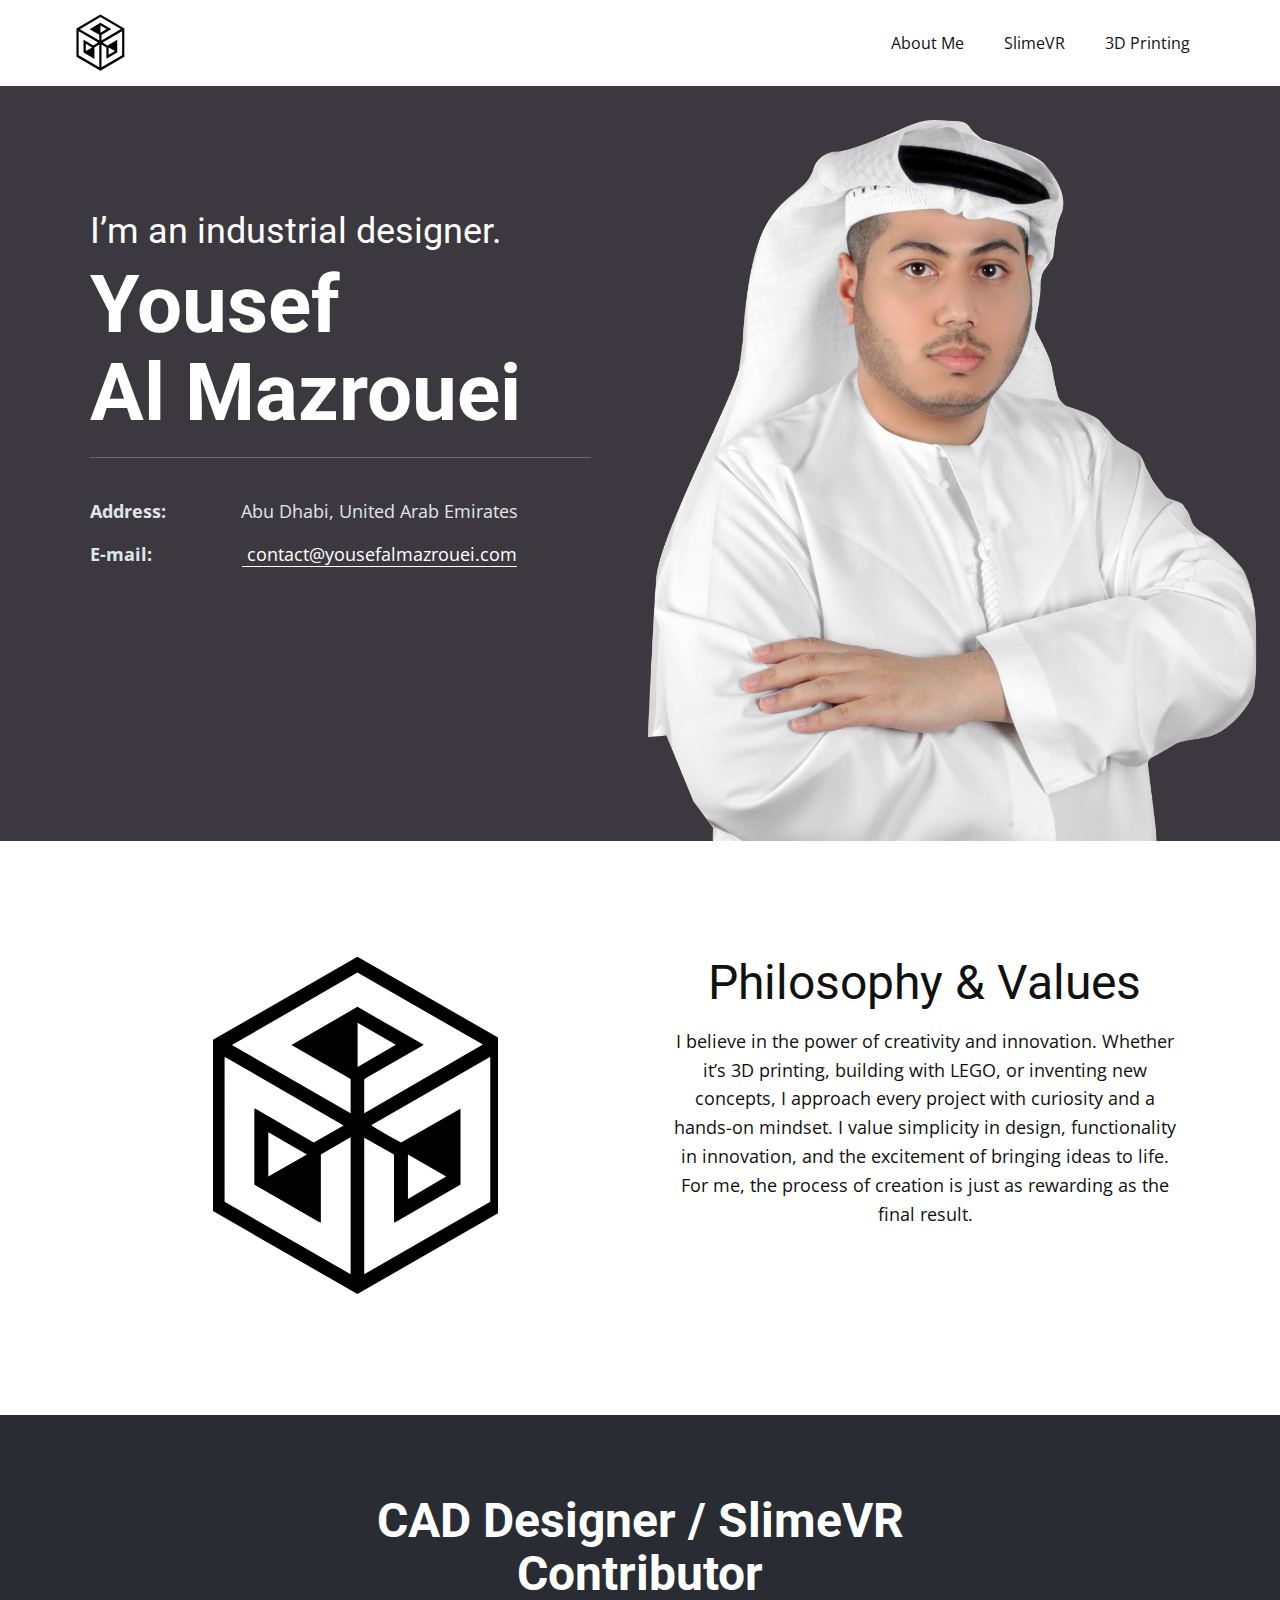
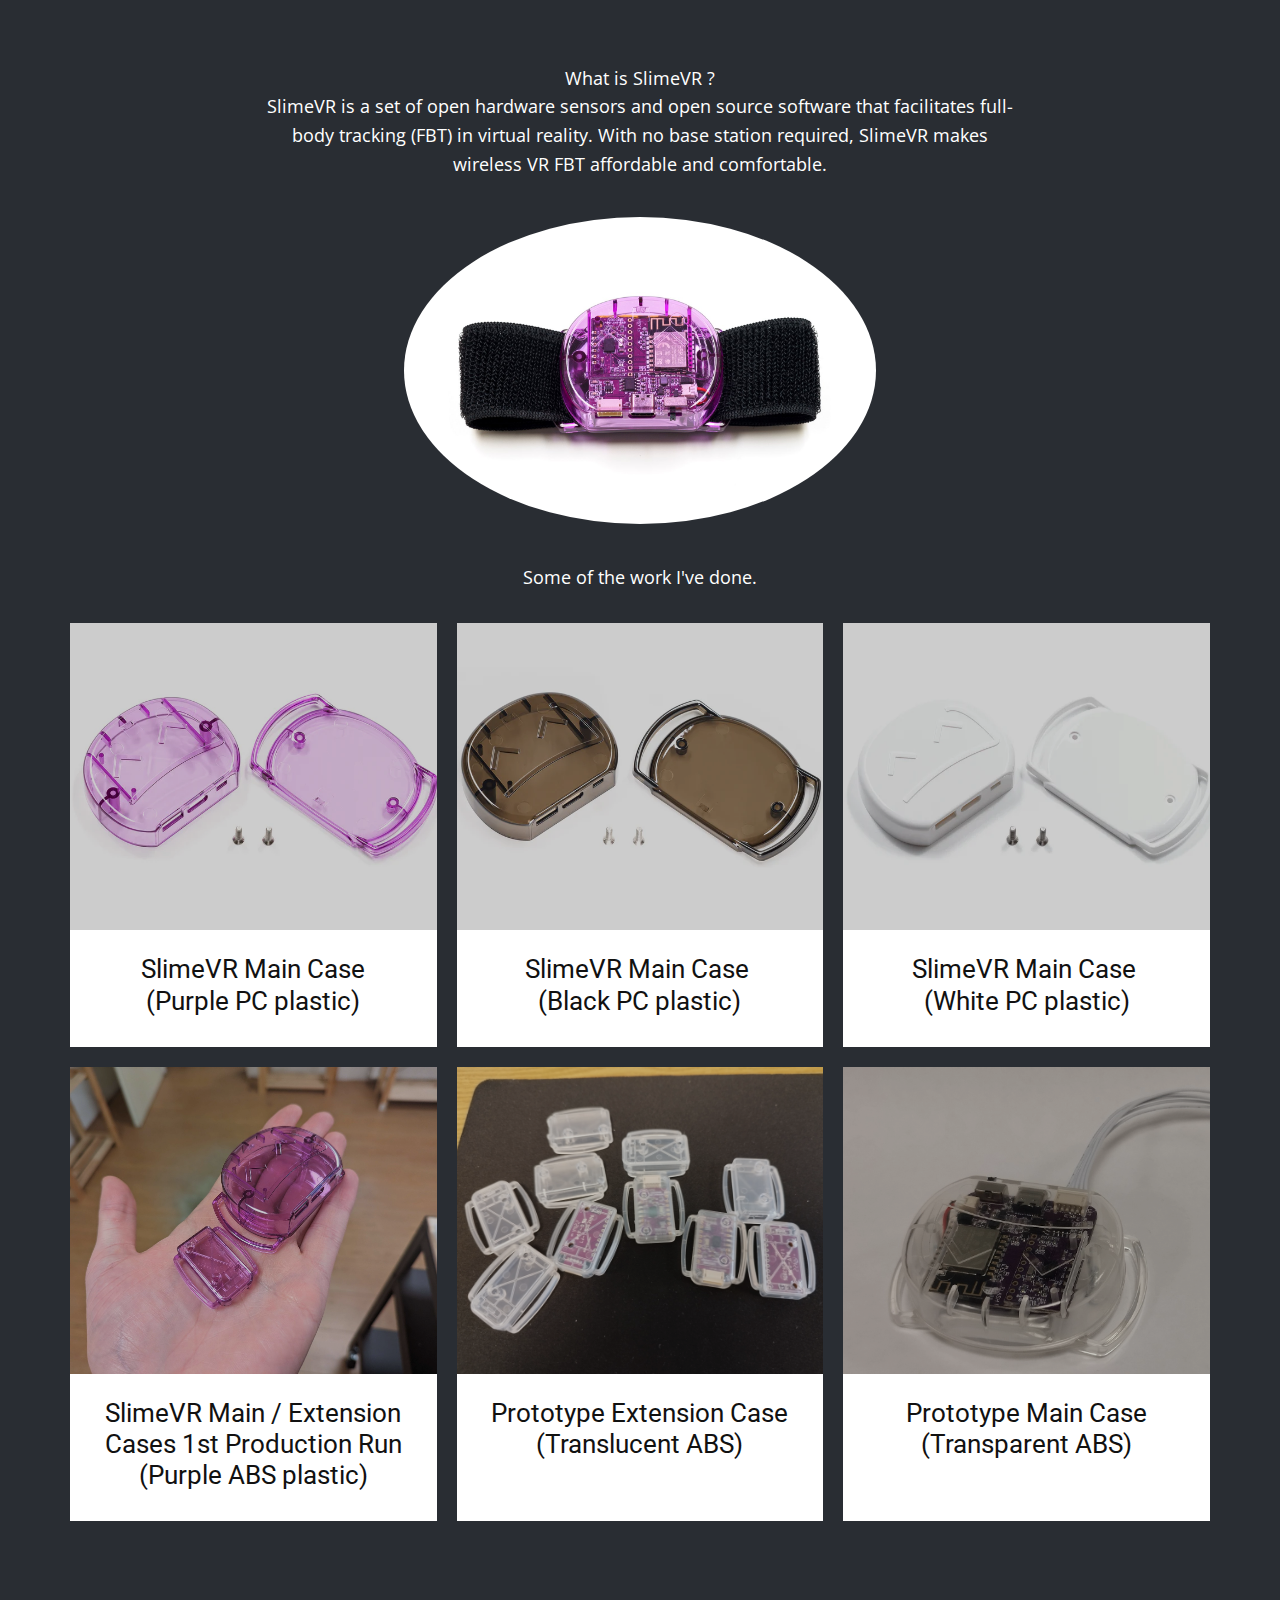
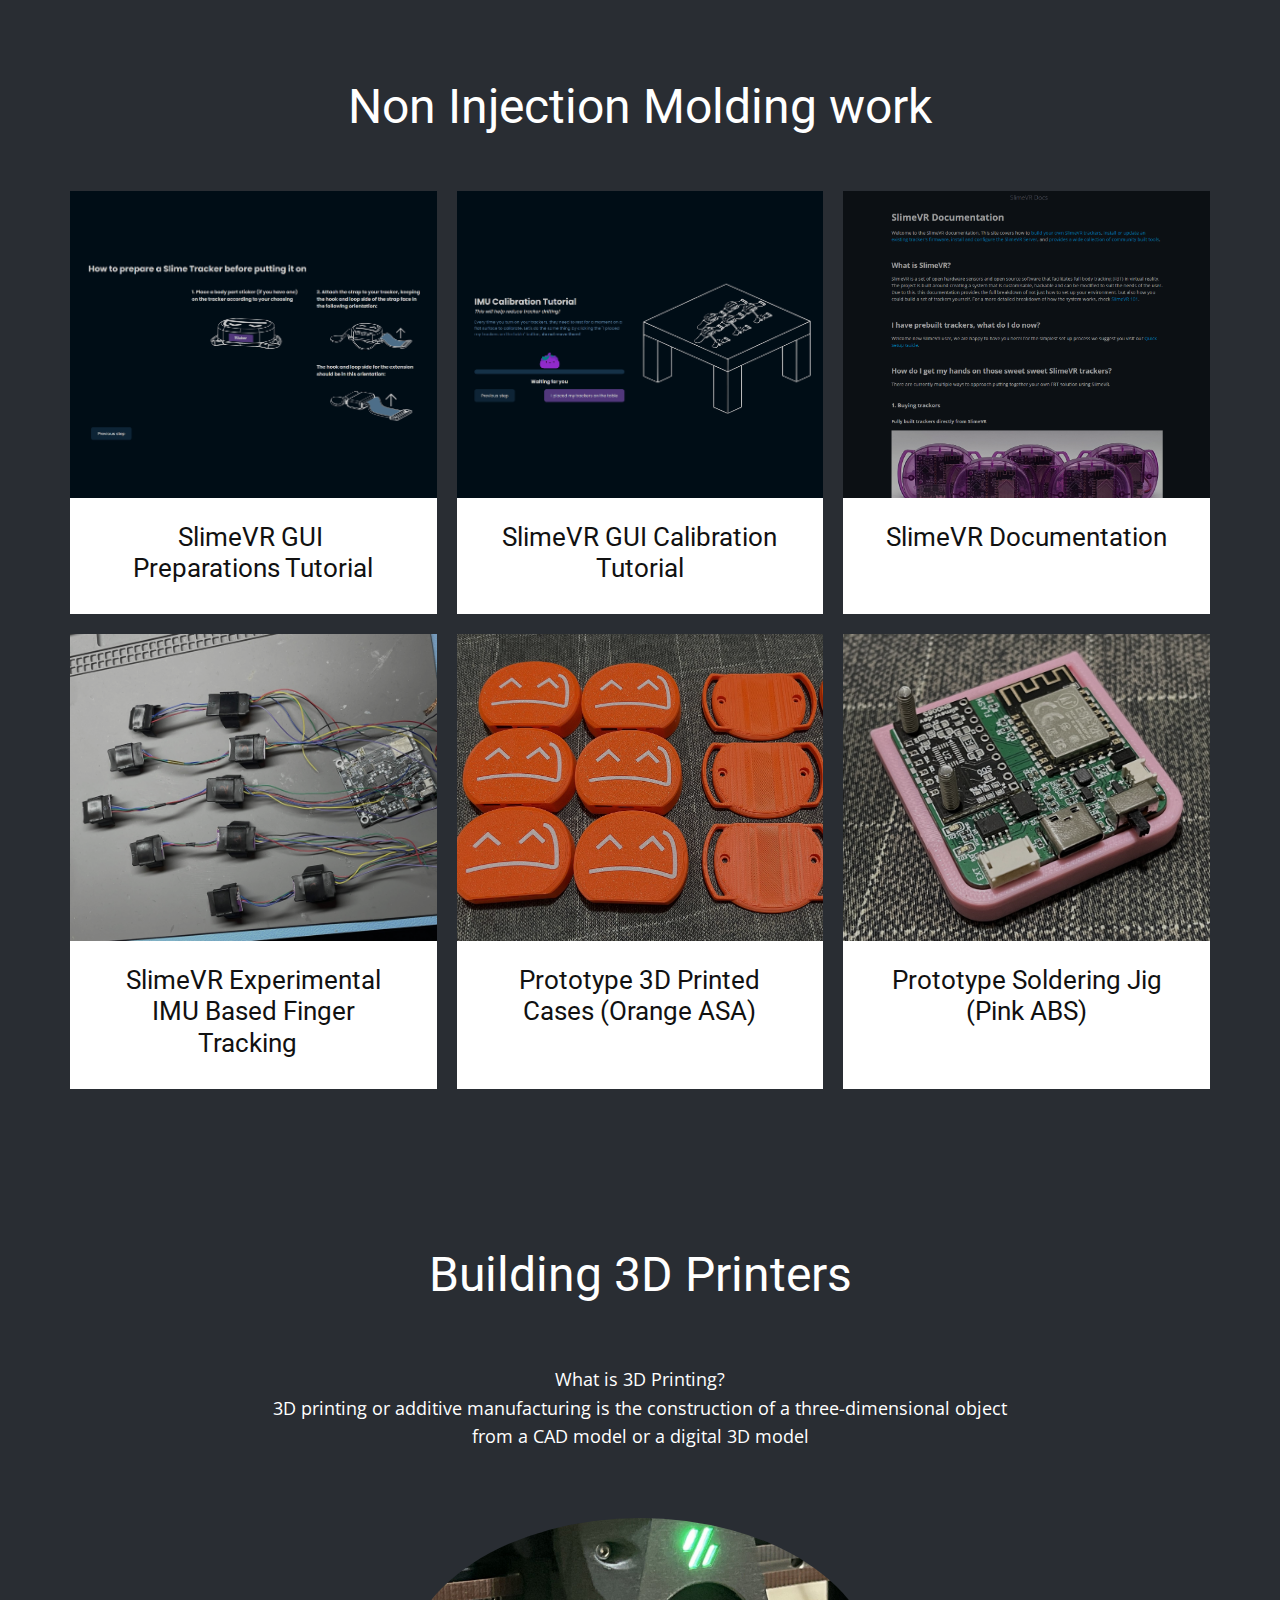
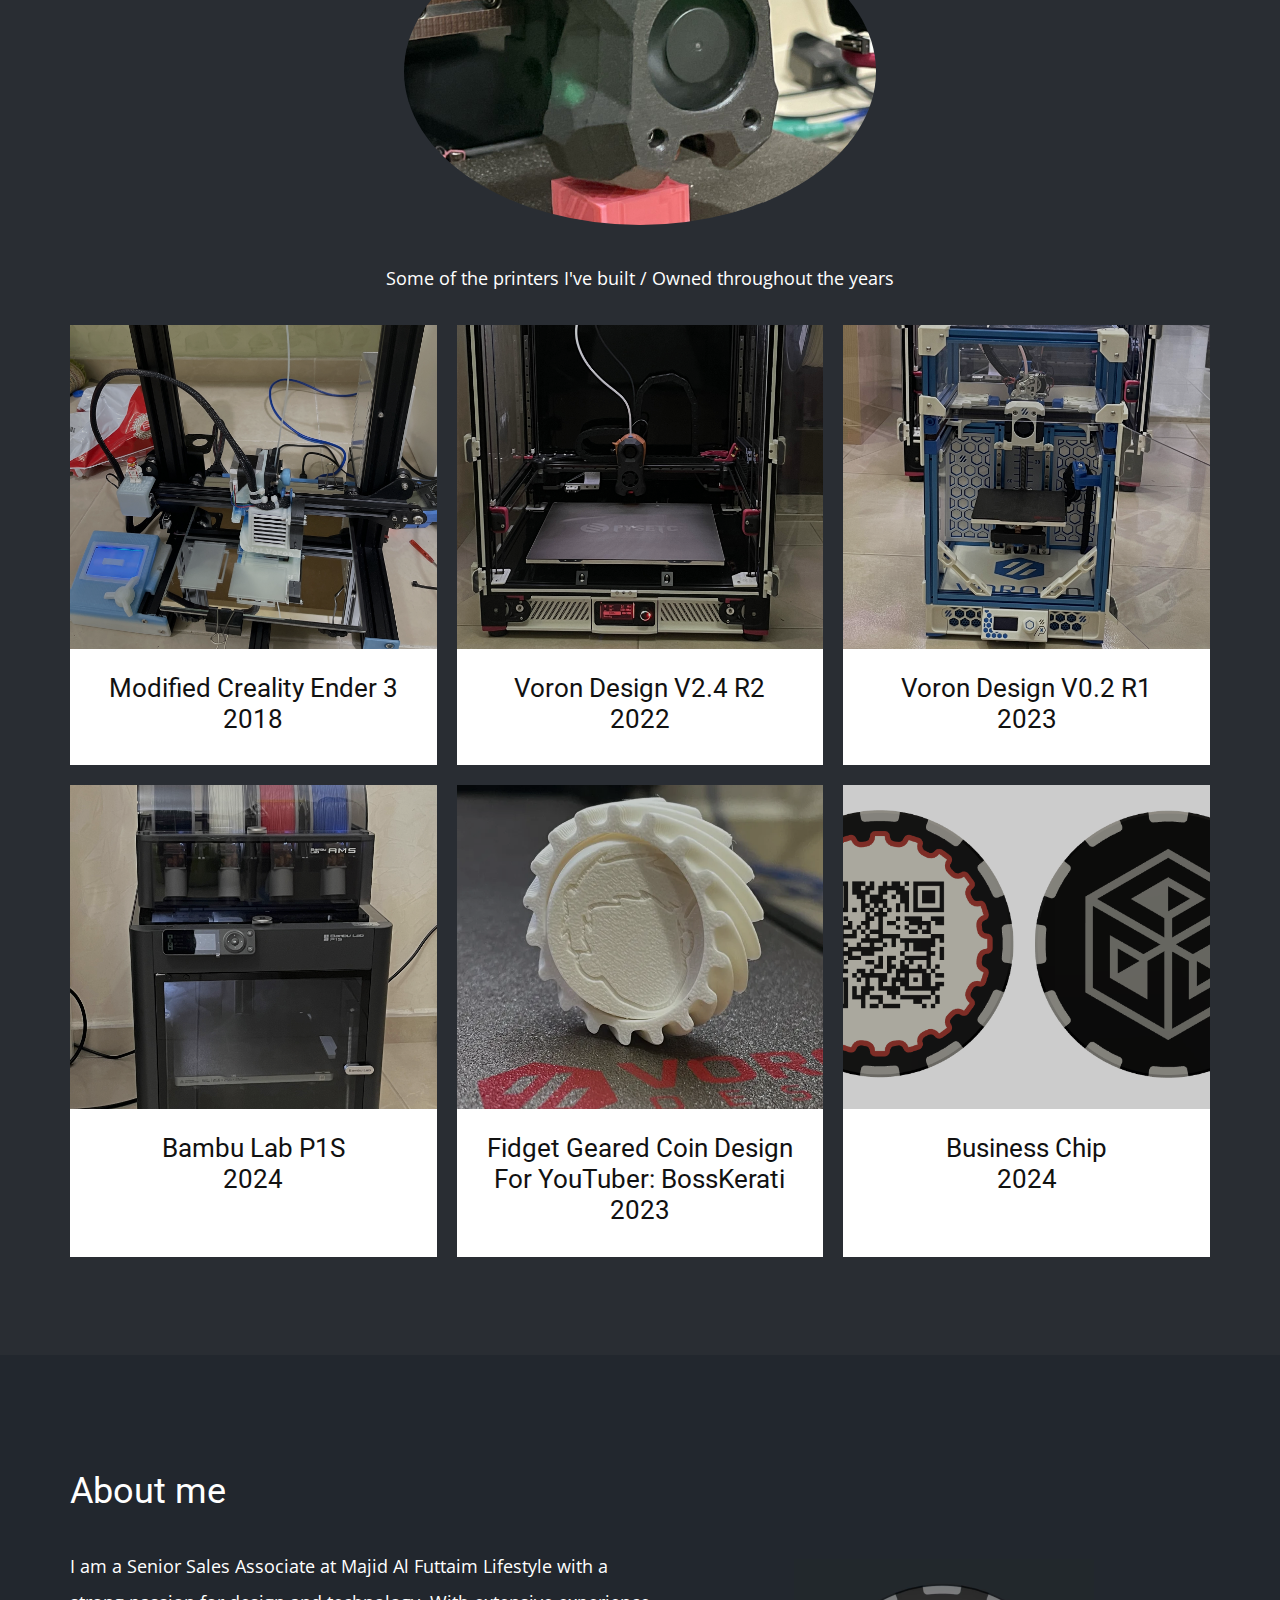
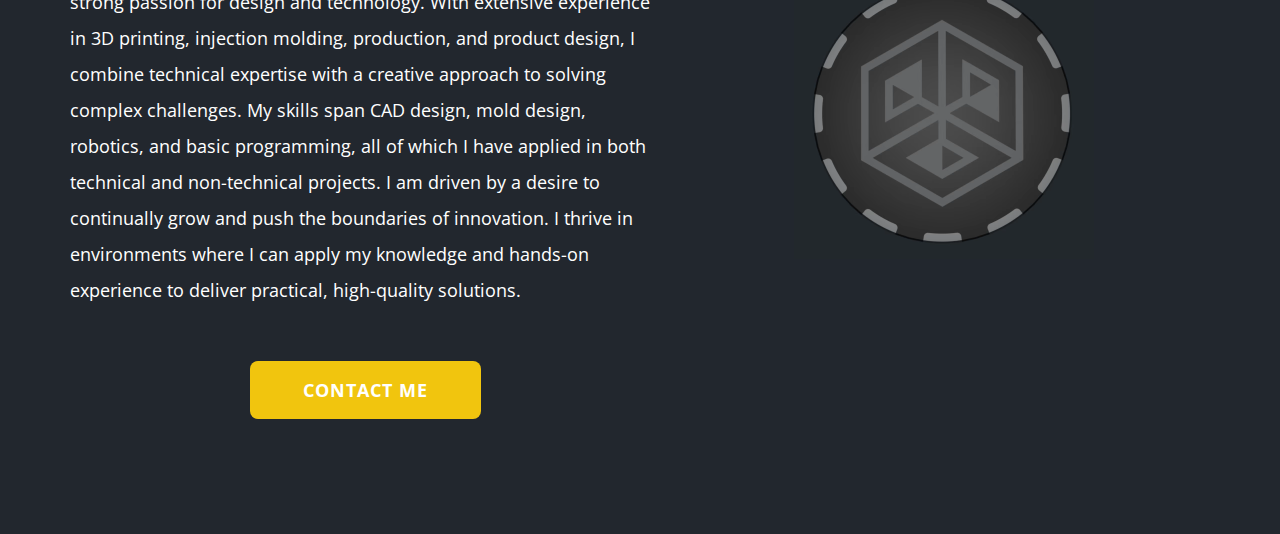
<file: index.html>
<!DOCTYPE html>
<html style="font-size: 16px;" lang="en"><head>
    <meta name="viewport" content="width=device-width, initial-scale=1.0">
    <meta charset="utf-8">
    <meta name="keywords" content="Yousef&nbsp;Al Mazrouei, Experiences, ​Portfolio, ​Build your website
in record time, INTUITIVE">
    <meta name="description" content="">
    <title>Yousef Al Mazrouei</title>
    <link rel="stylesheet" href="nicepage.css" media="screen">
<link rel="stylesheet" href="index.css" media="screen">
    <script class="u-script" type="text/javascript" src="jquery.js" defer=""></script>
    <script class="u-script" type="text/javascript" src="nicepage.js" defer=""></script>
    <meta name="generator" content="Nicepage 6.21.3, nicepage.com">
    <link id="u-theme-google-font" rel="stylesheet" href="https://fonts.googleapis.com/css?family=Roboto:100,100i,300,300i,400,400i,500,500i,700,700i,900,900i|Open+Sans:300,300i,400,400i,500,500i,600,600i,700,700i,800,800i">
    
    
    
    
    
    
    
    
    <script type="application/ld+json">{
		"@context": "http://schema.org",
		"@type": "Organization",
		"name": ""
}</script>
    <meta name="theme-color" content="#478ac9">
    <meta property="og:title" content="Yousef Al Mazrouei">
    <meta property="og:type" content="website">
  <meta data-intl-tel-input-cdn-path="intlTelInput/"></head>
  <body data-home-page="Yousef-Al-Mazrouei.html" data-home-page-title="Yousef Al Mazrouei" data-path-to-root="./" data-include-products="false" class="u-body u-xl-mode" data-lang="en"><header class="u-clearfix u-header u-header" id="sec-e397"><div class="u-clearfix u-sheet u-sheet-1">
        <img class="u-align-left u-image u-image-contain u-image-default u-preserve-proportions u-image-1" src="images/tom21.svg" alt="" data-image-width="137" data-image-height="150">
        <nav class="u-menu u-menu-one-level u-offcanvas u-menu-1">
          <div class="menu-collapse" style="font-size: 1rem; letter-spacing: 0px;">
            <a class="u-button-style u-custom-left-right-menu-spacing u-custom-padding-bottom u-custom-top-bottom-menu-spacing u-hamburger-link u-nav-link u-text-active-palette-1-base u-text-hover-palette-2-base" href="#">
              <svg class="u-svg-link" viewBox="0 0 24 24"><use xlink:href="#menu-hamburger"></use></svg>
              <svg class="u-svg-content" version="1.1" id="menu-hamburger" viewBox="0 0 16 16" x="0px" y="0px" xmlns:xlink="http://www.w3.org/1999/xlink" xmlns="http://www.w3.org/2000/svg"><g><rect y="1" width="16" height="2"></rect><rect y="7" width="16" height="2"></rect><rect y="13" width="16" height="2"></rect>
</g></svg>
            </a>
          </div>
          <div class="u-custom-menu u-nav-container">
            <ul class="u-nav u-unstyled u-nav-1"><li class="u-nav-item"><a class="u-button-style u-nav-link u-text-active-palette-1-base u-text-hover-palette-2-base" href="./#carousel_d96b" style="padding: 10px 20px;">About Me</a>
</li><li class="u-nav-item"><a class="u-button-style u-nav-link u-text-active-palette-1-base u-text-hover-palette-2-base" href="./#carousel_f731" style="padding: 10px 20px;">SlimeVR</a>
</li><li class="u-nav-item"><a class="u-button-style u-nav-link u-text-active-palette-1-base u-text-hover-palette-2-base" href="./#carousel_3886" style="padding: 10px 20px;">3D Printing</a>
</li></ul>
          </div>
          <div class="u-custom-menu u-nav-container-collapse">
            <div class="u-black u-container-style u-inner-container-layout u-opacity u-opacity-95 u-sidenav">
              <div class="u-inner-container-layout u-sidenav-overflow">
                <div class="u-menu-close"></div>
                <ul class="u-align-center u-nav u-popupmenu-items u-unstyled u-nav-2"><li class="u-nav-item"><a class="u-button-style u-nav-link" href="./#carousel_d96b">About Me</a>
</li><li class="u-nav-item"><a class="u-button-style u-nav-link" href="./#carousel_f731">SlimeVR</a>
</li><li class="u-nav-item"><a class="u-button-style u-nav-link" href="./#carousel_3886">3D Printing</a>
</li></ul>
              </div>
            </div>
            <div class="u-black u-menu-overlay u-opacity u-opacity-70"></div>
          </div>
        </nav>
      </div></header>
    <section class="u-clearfix u-image u-valign-bottom-xs u-section-1" id="carousel_1238" data-image-width="1980" data-image-height="1320">
      <div class="u-clearfix u-sheet u-sheet-1">
        <div class="data-layout-selected u-clearfix u-expanded-width-xs u-layout-wrap u-layout-wrap-1">
          <div class="u-gutter-0 u-layout" style="">
            <div class="u-layout-row" style="">
              <div class="u-align-left u-container-align-left u-container-style u-layout-cell u-size-26-lg u-size-26-xl u-size-60-md u-size-60-sm u-size-60-xs u-layout-cell-1">
                <div class="u-container-layout u-container-layout-1">
                  <h3 class="u-align-left u-text u-text-body-alt-color u-text-1"> I’m an industrial designer.</h3>
                  <h2 class="u-align-left u-text u-text-body-alt-color u-text-2">Yousef&nbsp;<br>Al Mazrouei
                  </h2>
                  <div class="u-align-left u-border-1 u-border-palette-5-light-1 u-line u-line-horizontal u-opacity u-opacity-30 u-line-1"></div>
                  <p class="u-align-left u-text u-text-palette-5-light-2 u-text-3">Address:&nbsp; &nbsp; &nbsp; &nbsp; &nbsp; &nbsp; &nbsp; &nbsp;<span style="font-weight: 400;">Abu Dhabi, United Arab Emirates</span>
                    <br>E-mail:&nbsp; &nbsp; &nbsp; &nbsp; &nbsp; &nbsp; &nbsp; &nbsp; &nbsp;<span style="font-weight: 400;">
                      <a href="#" class="u-active-none u-border-1 u-border-active-palette-5-light-2 u-border-hover-palette-5-light-2 u-border-no-left u-border-no-right u-border-no-top u-border-white u-bottom-left-radius-0 u-bottom-right-radius-0 u-btn u-button-link u-button-style u-hover-none u-none u-radius-0 u-text-active-palette-5-light-2 u-text-body-alt-color u-text-hover-palette-5-light-2 u-top-left-radius-0 u-top-right-radius-0 u-btn-1">&nbsp;contact@yousefalmazrouei.com</a>
                    </span>
                    <span style="font-size: 1.25rem;"></span>
                    <br>&nbsp; &nbsp; &nbsp; &nbsp;&nbsp;<span style="font-weight: 400;">&nbsp; &nbsp; </span>
                  </p>
                </div>
              </div>
              <div class="u-container-align-center u-container-style u-image u-layout-cell u-size-34-lg u-size-34-xl u-size-60-md u-size-60-sm u-size-60-xs u-image-1" data-image-width="1368" data-image-height="1336">
                <div class="u-container-layout u-container-layout-2"></div>
              </div>
            </div>
          </div>
        </div>
      </div>
    </section>
    <section class="u-clearfix u-section-2" id="sec-8ef5">
      <div class="u-clearfix u-sheet u-valign-middle u-sheet-1">
        <div class="data-layout-selected u-clearfix u-expanded-width u-layout-wrap u-layout-wrap-1">
          <div class="u-layout">
            <div class="u-layout-row">
              <div class="u-container-style u-layout-cell u-size-30 u-layout-cell-1">
                <div class="u-container-layout u-valign-middle u-container-layout-1">
                  <img class="custom-expanded u-image u-image-1" src="images/tom21.svg" data-image-width="471" data-image-height="515">
                </div>
              </div>
              <div class="u-container-align-center u-container-style u-layout-cell u-size-30 u-layout-cell-2">
                <div class="u-container-layout u-container-layout-2">
                  <h2 class="u-align-center u-text u-text-default u-text-1"> Philosophy &amp; Values</h2>
                  <p class="u-align-center u-text u-text-default u-text-2"> I believe in the power of creativity and innovation. Whether it’s 3D printing, building with LEGO, or inventing new concepts, I approach every project with curiosity and a hands-on mindset. I value simplicity in design, functionality in innovation, and the excitement of bringing ideas to life. For me, the process of creation is just as rewarding as the final result.</p>
                </div>
              </div>
            </div>
          </div>
        </div>
      </div>
    </section>
    <section class="u-align-center u-clearfix u-container-align-center u-palette-5-dark-3 u-section-3" id="carousel_f731">
      <div class="u-clearfix u-sheet u-sheet-1">
        <h2 class="u-align-center u-text u-text-1"><b>CAD Designer / SlimeVR Contributor</b>
        </h2>
        <p class="u-align-center u-text u-text-2">What is SlimeVR ?<br>SlimeVR&nbsp;is a set of open hardware sensors and open source software that facilitates full-body tracking (FBT) in virtual reality. With no base station required, SlimeVR makes wireless VR FBT affordable and comfortable.<br>
          <br>
        </p>
        <img class="u-image u-image-circle u-image-contain u-image-1" src="images/slimevr-single-unit-sept2024_jpg_md-xl.jpg" alt="" data-image-width="1599" data-image-height="1042">
        <p class="u-align-center u-text u-text-3">Some of the work I've done.</p>
        <div class="u-expanded-width u-list u-list-1">
          <div class="u-repeater u-repeater-1">
            <div class="u-align-center u-container-align-center u-container-style u-list-item u-repeater-item u-white u-list-item-1" src="">
              <div class="u-container-layout u-similar-container u-valign-top u-container-layout-1">
                <img class="u-expanded-width u-image u-image-2" src="images/DSC04973.webp" data-image-width="823" data-image-height="549">
                <h5 class="u-align-center u-text u-text-4"> SlimeVR Main Case (Purple PC plastic)</h5>
              </div>
            </div>
            <div class="u-align-center u-container-align-center u-container-style u-list-item u-repeater-item u-white u-list-item-2" src="">
              <div class="u-container-layout u-similar-container u-valign-top u-container-layout-2">
                <img class="u-expanded-width u-image u-image-3" src="images/DSC04984.webp" data-image-width="823" data-image-height="549">
                <h5 class="u-align-center u-text u-text-5"> SlimeVR Main Case&nbsp;<br>(Black PC plastic)
                </h5>
              </div>
            </div>
            <div class="u-align-center u-container-align-center u-container-style u-list-item u-repeater-item u-white u-list-item-3" src="">
              <div class="u-container-layout u-similar-container u-valign-top u-container-layout-3">
                <img class="u-expanded-width u-image u-image-4" src="images/DSC04975.webp" data-image-width="823" data-image-height="549">
                <h5 class="u-align-center u-text u-text-6"> SlimeVR Main Case&nbsp;<br>(White PC plastic)
                </h5>
              </div>
            </div>
            <div class="u-align-center u-container-align-center u-container-style u-list-item u-repeater-item u-white u-list-item-4" src="">
              <div class="u-container-layout u-similar-container u-valign-top u-container-layout-4">
                <img class="u-expanded-width u-image u-image-5" src="images/slimevr-update-23-3_jpg_md-xl.jpg" data-image-width="1599" data-image-height="1201">
                <h5 class="u-align-center u-text u-text-7"> SlimeVR Main / Extension Cases 1st Production Run<br>(Purple ABS plastic)
                </h5>
              </div>
            </div>
            <div class="u-align-center u-container-align-center u-container-style u-list-item u-repeater-item u-white u-list-item-5" src="">
              <div class="u-container-layout u-similar-container u-valign-top u-container-layout-5">
                <img class="u-expanded-width u-image u-image-6" src="images/IMG_20230303_124818.jpg" data-image-width="4000" data-image-height="3000">
                <h5 class="u-align-center u-text u-text-8">Prototype Extension Case<br>(Translucent ABS)
                </h5>
              </div>
            </div>
            <div class="u-align-center u-container-align-center u-container-style u-list-item u-repeater-item u-white u-list-item-6" src="">
              <div class="u-container-layout u-similar-container u-valign-top u-container-layout-6">
                <img class="u-expanded-width u-image u-image-7" src="images/IMG_20221221_204700.jpg" data-image-width="4000" data-image-height="2035">
                <h5 class="u-align-center u-text u-text-9"> Prototype Main Case<br>(Transparent ABS)
                </h5>
              </div>
            </div>
          </div>
        </div>
      </div>
    </section>
    <section class="u-align-center u-clearfix u-container-align-center u-palette-5-dark-3 u-section-4" id="carousel_b8c6">
      <div class="u-clearfix u-sheet u-sheet-1">
        <h2 class="u-text u-text-1">Non Injection Molding work</h2>
        <div class="u-expanded-width u-list u-list-1">
          <div class="u-repeater u-repeater-1">
            <div class="u-align-center u-container-align-center u-container-style u-list-item u-repeater-item u-white u-list-item-1" src="">
              <div class="u-container-layout u-similar-container u-valign-top u-container-layout-1">
                <img class="u-expanded-width u-image u-image-1" src="images/quick_prepare.png" data-image-width="2100" data-image-height="1282">
                <h5 class="u-align-center u-text u-text-2"> SlimeVR GUI&nbsp;<br> Preparations Tutorial
                </h5>
              </div>
            </div>
            <div class="u-align-center u-container-align-center u-container-style u-list-item u-repeater-item u-white u-list-item-2" src="">
              <div class="u-container-layout u-similar-container u-valign-top u-container-layout-2">
                <img class="u-expanded-width u-image u-image-2" src="images/quick_calibrate.png" data-image-width="2100" data-image-height="1282">
                <h5 class="u-align-center u-text u-text-3"> SlimeVR GUI Calibration Tutorial</h5>
              </div>
            </div>
            <div class="u-align-center u-container-align-center u-container-style u-list-item u-repeater-item u-white u-list-item-3" src="">
              <div class="u-container-layout u-similar-container u-valign-top u-container-layout-3">
                <img class="u-expanded-width u-image u-image-3" src="images/docs.png" data-image-width="1920" data-image-height="951">
                <h5 class="u-align-center u-text u-text-4"> SlimeVR ​Documentation<br>
                  <br>
                </h5>
              </div>
            </div>
            <div class="u-align-center u-container-align-center u-container-style u-list-item u-repeater-item u-white u-list-item-4" src="">
              <div class="u-container-layout u-similar-container u-valign-top u-container-layout-4">
                <img class="u-expanded-width u-image u-image-4" src="images/rotatedimu.jpg" data-image-width="4032" data-image-height="3024">
                <h5 class="u-align-center u-text u-text-5"> SlimeVR ​Experimental IMU Based Finger Tracking&nbsp;&nbsp;</h5>
              </div>
            </div>
            <div class="u-align-center u-container-align-center u-container-style u-list-item u-repeater-item u-white u-list-item-5" src="">
              <div class="u-container-layout u-similar-container u-valign-top u-container-layout-5">
                <img class="u-expanded-width u-image u-image-5" src="images/SPOILER_Orange.jpg" data-image-width="4030" data-image-height="2127">
                <h5 class="u-align-center u-text u-text-6">Prototype 3D Printed Cases (Orange ASA)</h5>
              </div>
            </div>
            <div class="u-align-center u-container-align-center u-container-style u-list-item u-repeater-item u-white u-list-item-6" src="">
              <div class="u-container-layout u-similar-container u-valign-top u-container-layout-6">
                <img class="u-expanded-width u-image u-image-6" src="images/IMG_1072.jpg" data-image-width="3023" data-image-height="3023">
                <h5 class="u-align-center u-text u-text-7"> Prototype Soldering Jig<br>(Pink ABS)
                </h5>
              </div>
            </div>
          </div>
        </div>
      </div>
    </section>
    <section class="u-align-center u-clearfix u-container-align-center u-palette-5-dark-3 u-section-5" id="carousel_3886">
      <div class="u-clearfix u-sheet u-valign-middle-xs u-sheet-1">
        <h2 class="u-align-center u-text u-text-1">Building 3D Printers</h2>
        <p class="u-align-center u-text u-text-2">What is 3D Printing?<br>3D printing or additive manufacturing is the construction of a three-dimensional object from a CAD model or a digital 3D model<br><b></b>
          <br>
          <br>
        </p>
        <img class="u-align-center-md u-align-center-sm u-align-center-xs u-image u-image-circle u-image-1" src="images/IMG_9533.jpg" alt="" data-image-width="3024" data-image-height="4032">
        <p class="u-align-center u-text u-text-3">Some of the printers I've built / Owned throughout the years</p>
        <div class="u-expanded-width u-list u-list-1">
          <div class="u-repeater u-repeater-1">
            <div class="u-align-center u-container-align-center u-container-style u-list-item u-repeater-item u-white u-list-item-1" src="">
              <div class="u-container-layout u-similar-container u-valign-top u-container-layout-1">
                <img class="u-expanded-width u-image u-image-2" src="images/FBE2D948-07A3-4FBE-9FEE-1636507E2919.jpg" data-image-width="3024" data-image-height="4032">
                <h5 class="u-align-center u-text u-text-4">Modified Creality Ender 3<br>2018 
                </h5>
              </div>
            </div>
            <div class="u-align-center u-container-align-center u-container-style u-list-item u-repeater-item u-white u-list-item-2" src="">
              <div class="u-container-layout u-similar-container u-valign-top u-container-layout-2">
                <img class="u-expanded-width u-image u-image-3" src="images/IMG_2865.jpg" data-image-width="3024" data-image-height="4032">
                <h5 class="u-align-center u-text u-text-5">Voron Design V2.4 R2<br>2022
                </h5>
              </div>
            </div>
            <div class="u-align-center u-container-align-center u-container-style u-list-item u-repeater-item u-white u-list-item-3" src="">
              <div class="u-container-layout u-similar-container u-valign-top u-container-layout-3">
                <img class="u-expanded-width u-image u-image-4" src="images/IMG_2866.jpg" data-image-width="3024" data-image-height="4032">
                <h5 class="u-align-center u-text u-text-6">Voron Design V0.2 R1<br>2023
                </h5>
              </div>
            </div>
            <div class="u-align-center u-container-align-center u-container-style u-list-item u-repeater-item u-white u-list-item-4" src="">
              <div class="u-container-layout u-similar-container u-valign-top u-container-layout-4">
                <img class="u-expanded-width u-image u-image-5" src="images/IMG_2868.jpg" data-image-width="3024" data-image-height="4032">
                <h5 class="u-align-center u-text u-text-7"> Bambu Lab P1S<br>2024
                </h5>
              </div>
            </div>
            <div class="u-align-center u-container-align-center u-container-style u-list-item u-repeater-item u-white u-list-item-5" src="">
              <div class="u-container-layout u-similar-container u-valign-top u-container-layout-5">
                <img class="u-expanded-width u-image u-image-6" src="images/086fe167-297f-419a-9551-f6b3be45f8e4.webp" data-image-width="720" data-image-height="960">
                <h5 class="u-align-center u-text u-text-8"> Fidget Geared Coin Design For YouTuber: BossKerati<br>2023
                </h5>
              </div>
            </div>
            <div class="u-align-center u-container-align-center u-container-style u-list-item u-repeater-item u-white u-list-item-6" src="">
              <div class="u-container-layout u-similar-container u-valign-top u-container-layout-6">
                <img class="u-expanded-width u-image u-image-7" src="images/coin.png" data-image-width="972" data-image-height="544">
                <h5 class="u-align-center u-text u-text-9"> Business Chip<br>2024 
                </h5>
              </div>
            </div>
          </div>
        </div>
      </div>
    </section>
    <section class="u-align-center u-clearfix u-container-align-center u-container-align-center-lg u-container-align-center-xl u-custom-color-4 u-section-6" src="" id="carousel_d96b">
      <div class="u-clearfix u-sheet u-sheet-1">
        <div class="u-container-align-center-md u-container-align-center-sm u-container-style u-expanded-width-md u-expanded-width-sm u-expanded-width-xs u-group u-shape-rectangle u-group-1">
          <div class="u-container-layout u-valign-middle-lg u-valign-middle-md u-valign-middle-sm u-valign-middle-xl u-container-layout-1">
            <h3 class="u-align-center-md u-align-center-sm u-align-center-xs u-align-left-lg u-align-left-xl u-text u-text-body-alt-color u-text-1"> About me</h3>
            <p class="u-align-center-md u-align-center-sm u-align-center-xs u-align-left-lg u-align-left-xl u-text u-text-body-alt-color u-text-2"> I am a Senior Sales Associate at&nbsp;Majid Al Futtaim Lifestyle with a strong passion for design and technology.&nbsp;With extensive experience in 3D printing, injection molding, production, and product design, I combine technical expertise with a creative approach to solving complex challenges. My skills span CAD design, mold design, robotics, and basic programming, all of which I have applied in both technical and non-technical projects. I am driven by a desire to continually grow and push the boundaries of innovation. I thrive in environments where I can apply my knowledge and hands-on experience to deliver practical, high-quality solutions.<br>
            </p>
            <a href="mailto:contact@yousefalmazrouei.com" class="u-active-white u-align-center u-border-none u-btn u-btn-round u-button-style u-hover-white u-palette-3-base u-radius-8 u-text-active-grey-80 u-text-body-alt-color u-text-hover-grey-80 u-btn-1">contact me </a>
          </div>
        </div>
        <div class="u-expanded-width-xs u-opacity u-opacity-0 u-uploaded-video u-video u-video-contain u-video-1">
          <div class="embed-responsive">
            <video class="embed-responsive-item" data-autoplay="1" loop="" muted="1" autoplay="autoplay" playsinline="">
              <source src="files/0000-01503.webm" type="video/webm">
              <p>Your browser does not support HTML5 video.</p>
            </video>
          </div>
        </div>
      </div>
    </section>
    
    
    
    
  
  
</body></html>
</file>
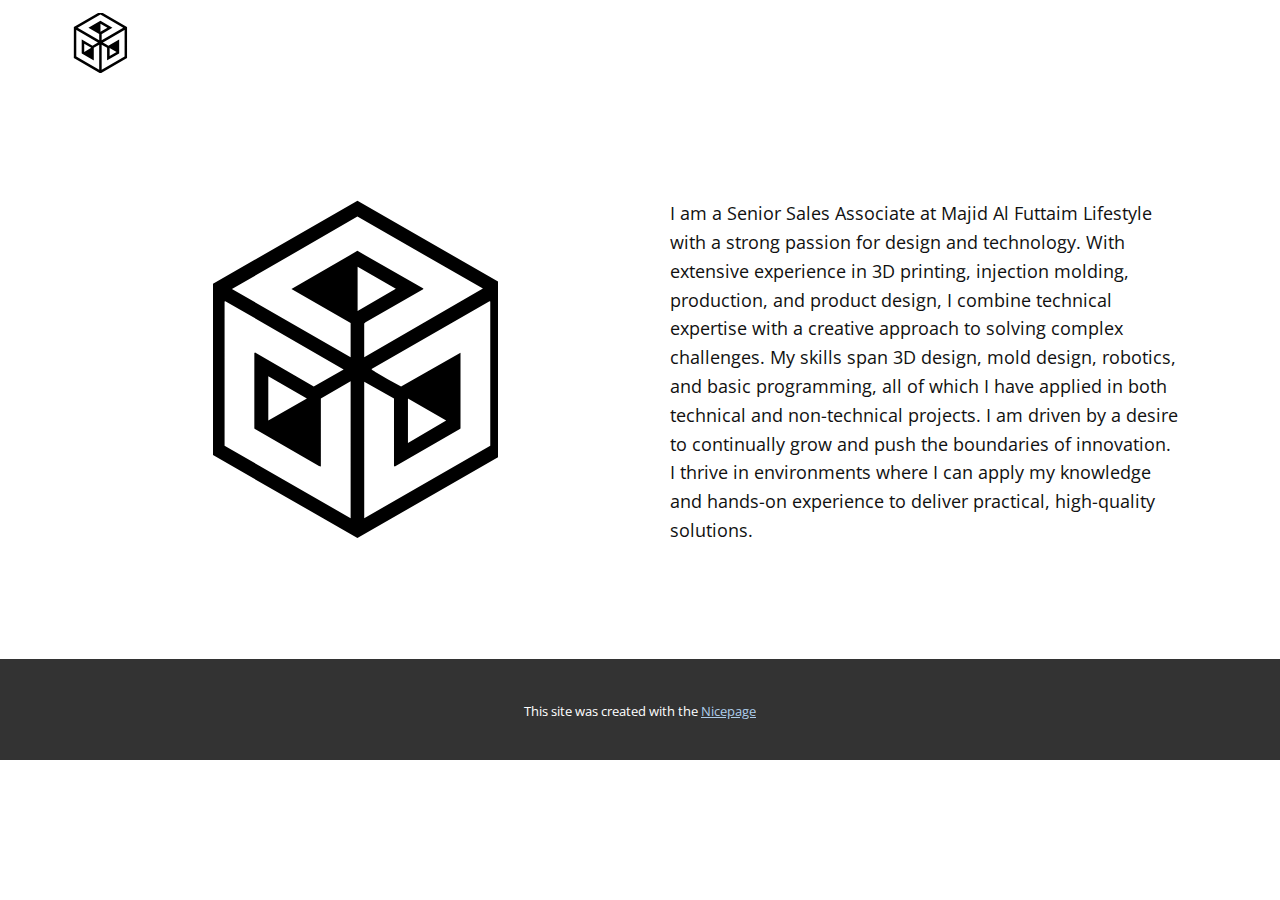
<file: About.html>
<!DOCTYPE html>
<html style="font-size: 16px;" lang="en"><head>
    <meta name="viewport" content="width=device-width, initial-scale=1.0">
    <meta charset="utf-8">
    <meta name="keywords" content="​Philosophy &amp;amp; Values">
    <meta name="description" content="">
    <title>About</title>
    <link rel="stylesheet" href="nicepage.css" media="screen">
<link rel="stylesheet" href="About.css" media="screen">
    <script class="u-script" type="text/javascript" src="jquery.js" defer=""></script>
    <script class="u-script" type="text/javascript" src="nicepage.js" defer=""></script>
    <meta name="generator" content="Nicepage 6.21.3, nicepage.com">
    <link id="u-theme-google-font" rel="stylesheet" href="https://fonts.googleapis.com/css?family=Roboto:100,100i,300,300i,400,400i,500,500i,700,700i,900,900i|Open+Sans:300,300i,400,400i,500,500i,600,600i,700,700i,800,800i">
    
    
    
    <script type="application/ld+json">{
		"@context": "http://schema.org",
		"@type": "Organization",
		"name": ""
}</script>
    <meta name="theme-color" content="#478ac9">
    <meta property="og:title" content="About">
    <meta property="og:type" content="website">
  <meta data-intl-tel-input-cdn-path="intlTelInput/"></head>
  <body data-path-to-root="./" data-include-products="false" class="u-body u-xl-mode" data-lang="en"><header class="u-clearfix u-header u-header" id="sec-e397"><div class="u-clearfix u-sheet u-sheet-1">
        <nav class="u-menu u-menu-one-level u-offcanvas u-menu-1">
          <div class="menu-collapse" style="font-size: 1rem; letter-spacing: 0px;">
            <a class="u-button-style u-custom-left-right-menu-spacing u-custom-padding-bottom u-custom-top-bottom-menu-spacing u-hamburger-link u-nav-link u-text-active-palette-1-base u-text-hover-palette-2-base" href="#">
              <svg class="u-svg-link" viewBox="0 0 24 24"><use xlink:href="#menu-hamburger"></use></svg>
              <svg class="u-svg-content" version="1.1" id="menu-hamburger" viewBox="0 0 16 16" x="0px" y="0px" xmlns:xlink="http://www.w3.org/1999/xlink" xmlns="http://www.w3.org/2000/svg"><g><rect y="1" width="16" height="2"></rect><rect y="7" width="16" height="2"></rect><rect y="13" width="16" height="2"></rect>
</g></svg>
            </a>
          </div>
          <div class="u-custom-menu u-nav-container">
            <ul class="u-nav u-unstyled u-nav-1"><li class="u-nav-item"><a class="u-button-style u-nav-link u-text-active-palette-1-base u-text-hover-palette-2-base" href="./" style="padding: 10px 20px;">Home</a>
</li><li class="u-nav-item"><a class="u-button-style u-nav-link u-text-active-palette-1-base u-text-hover-palette-2-base" href="./#carousel_d96b" style="padding: 10px 20px;">About</a>
</li></ul>
          </div>
          <div class="u-custom-menu u-nav-container-collapse">
            <div class="u-black u-container-style u-inner-container-layout u-opacity u-opacity-95 u-sidenav">
              <div class="u-inner-container-layout u-sidenav-overflow">
                <div class="u-menu-close"></div>
                <ul class="u-align-center u-nav u-popupmenu-items u-unstyled u-nav-2"><li class="u-nav-item"><a class="u-button-style u-nav-link" href="./">Home</a>
</li><li class="u-nav-item"><a class="u-button-style u-nav-link" href="./#carousel_d96b">About</a>
</li></ul>
              </div>
            </div>
            <div class="u-black u-menu-overlay u-opacity u-opacity-70"></div>
          </div>
        </nav>
        <img class="u-image u-image-default u-preserve-proportions u-image-1" src="images/tom21.svg" alt="" data-image-width="137" data-image-height="150">
      </div></header>
    <section class="u-clearfix u-section-1" id="sec-0c21">
      <div class="u-clearfix u-sheet u-valign-middle u-sheet-1">
        <div class="data-layout-selected u-clearfix u-expanded-width u-layout-wrap u-layout-wrap-1">
          <div class="u-layout">
            <div class="u-layout-row">
              <div class="u-container-style u-layout-cell u-size-30 u-layout-cell-1">
                <div class="u-container-layout u-valign-middle u-container-layout-1">
                  <img class="custom-expanded u-align-center-xs u-image u-image-1" src="images/tom21.svg" data-image-width="471" data-image-height="515">
                </div>
              </div>
              <div class="u-container-style u-layout-cell u-size-30 u-layout-cell-2">
                <div class="u-container-layout u-valign-middle u-container-layout-2">
                  <p class="u-align-center-xs u-text u-text-default u-text-1"> I am a Senior Sales Associate at&nbsp;Majid Al Futtaim Lifestyle with a strong passion for design and technology.&nbsp;With extensive experience in 3D printing, injection molding, production, and product design, I combine technical expertise with a creative approach to solving complex challenges. My skills span 3D design, mold design, robotics, and basic programming, all of which I have applied in both technical and non-technical projects. I am driven by a desire to continually grow and push the boundaries of innovation. I thrive in environments where I can apply my knowledge and hands-on experience to deliver practical, high-quality solutions.</p>
                </div>
              </div>
            </div>
          </div>
        </div>
      </div>
    </section>
    
    
    
    
    <section class="u-backlink u-clearfix u-grey-80">
      <p class="u-text">
        <span>This site was created with the </span>
        <a class="u-link" href="https://nicepage.com/" target="_blank" rel="nofollow">
          <span>Nicepage</span>
        </a>
      </p>
    </section>
  
</body></html>
</file>
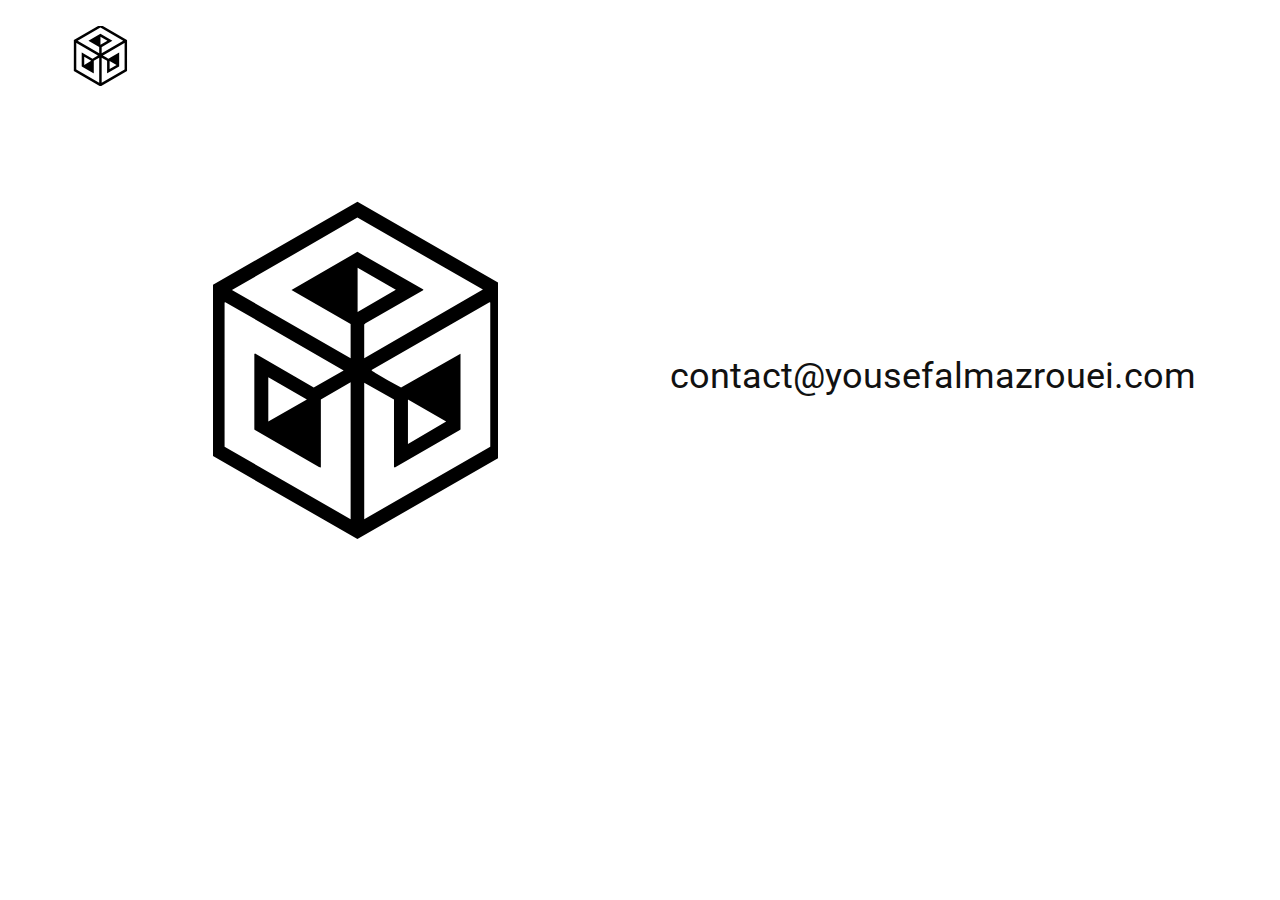
<file: Contact.html>
<!DOCTYPE html>
<html style="font-size: 16px;" lang="en"><head>
    <meta name="viewport" content="width=device-width, initial-scale=1.0">
    <meta charset="utf-8">
    <meta name="keywords" content="">
    <meta name="description" content="">
    <title>Contact</title>
    <link rel="stylesheet" href="nicepage.css" media="screen">
<link rel="stylesheet" href="Contact.css" media="screen">
    <script class="u-script" type="text/javascript" src="jquery.js" defer=""></script>
    <script class="u-script" type="text/javascript" src="nicepage.js" defer=""></script>
    <meta name="generator" content="Nicepage 6.21.3, nicepage.com">
    <link id="u-theme-google-font" rel="stylesheet" href="https://fonts.googleapis.com/css?family=Roboto:100,100i,300,300i,400,400i,500,500i,700,700i,900,900i|Open+Sans:300,300i,400,400i,500,500i,600,600i,700,700i,800,800i">
    
    
    
    <script type="application/ld+json">{
		"@context": "http://schema.org",
		"@type": "Organization",
		"name": ""
}</script>
    <meta name="theme-color" content="#478ac9">
    <meta property="og:title" content="Contact">
    <meta property="og:type" content="website">
  <meta data-intl-tel-input-cdn-path="intlTelInput/"></head>
  <body data-path-to-root="./" data-include-products="false" class="u-body u-xl-mode" data-lang="en"><header class="u-clearfix u-header u-header" id="sec-e397"><div class="u-clearfix u-sheet u-valign-middle u-sheet-1">
        <nav class="u-menu u-menu-dropdown u-offcanvas u-menu-1">
          <div class="menu-collapse" style="font-size: 1rem; letter-spacing: 0px;">
            <a class="u-button-style u-custom-left-right-menu-spacing u-custom-padding-bottom u-custom-top-bottom-menu-spacing u-hamburger-link u-nav-link u-text-active-palette-1-base u-text-hover-palette-2-base" href="#">
              <svg class="u-svg-link" viewBox="0 0 24 24"><use xlink:href="#menu-hamburger"></use></svg>
              <svg class="u-svg-content" version="1.1" id="menu-hamburger" viewBox="0 0 16 16" x="0px" y="0px" xmlns:xlink="http://www.w3.org/1999/xlink" xmlns="http://www.w3.org/2000/svg"><g><rect y="1" width="16" height="2"></rect><rect y="7" width="16" height="2"></rect><rect y="13" width="16" height="2"></rect>
</g></svg>
            </a>
          </div>
          <div class="u-nav-container">
            <ul class="u-nav u-unstyled u-nav-1"><li class="u-nav-item"><a class="u-button-style u-nav-link u-text-active-palette-1-base u-text-hover-palette-2-base" href="./" style="padding: 10px 20px;">Home</a>
</li><li class="u-nav-item"><a class="u-button-style u-nav-link u-text-active-palette-1-base u-text-hover-palette-2-base" href="About.html" style="padding: 10px 20px;">About</a>
</li><li class="u-nav-item"><a class="u-button-style u-nav-link u-text-active-palette-1-base u-text-hover-palette-2-base" href="Contact.html" style="padding: 10px 20px;">Contact</a>
</li></ul>
          </div>
          <div class="u-nav-container-collapse">
            <div class="u-black u-container-style u-inner-container-layout u-opacity u-opacity-95 u-sidenav">
              <div class="u-inner-container-layout u-sidenav-overflow">
                <div class="u-menu-close"></div>
                <ul class="u-align-center u-nav u-popupmenu-items u-unstyled u-nav-2"><li class="u-nav-item"><a class="u-button-style u-nav-link" href="./">Home</a>
</li><li class="u-nav-item"><a class="u-button-style u-nav-link" href="About.html">About</a>
</li><li class="u-nav-item"><a class="u-button-style u-nav-link" href="Contact.html">Contact</a>
</li></ul>
              </div>
            </div>
            <div class="u-black u-menu-overlay u-opacity u-opacity-70"></div>
          </div>
        </nav>
        <img class="u-image u-image-default u-preserve-proportions u-image-1" src="images/tom21.svg" alt="" data-image-width="137" data-image-height="150">
      </div></header>
    <section class="u-clearfix u-section-1" id="sec-c7f9">
      <div class="u-clearfix u-sheet u-valign-middle u-sheet-1">
        <div class="data-layout-selected u-clearfix u-expanded-width u-layout-wrap u-layout-wrap-1">
          <div class="u-layout">
            <div class="u-layout-row">
              <div class="u-container-style u-layout-cell u-size-30 u-layout-cell-1">
                <div class="u-container-layout u-valign-middle u-container-layout-1">
                  <img class="custom-expanded u-align-center-xs u-image u-image-1" src="images/tom21.svg" data-image-width="471" data-image-height="515">
                </div>
              </div>
              <div class="u-container-style u-layout-cell u-size-30 u-layout-cell-2">
                <div class="u-container-layout u-valign-middle-md u-valign-middle-sm u-valign-middle-xs u-valign-top-lg u-valign-top-xl u-container-layout-2">
                  <h3 class="u-align-center-xs u-align-right-md u-align-right-sm u-text u-text-default u-text-1">contact@yousefalmazrouei.com </h3>
                </div>
              </div>
            </div>
          </div>
        </div>
      </div>
    </section>
    
    
    
    
    
  
</body></html>
</file>
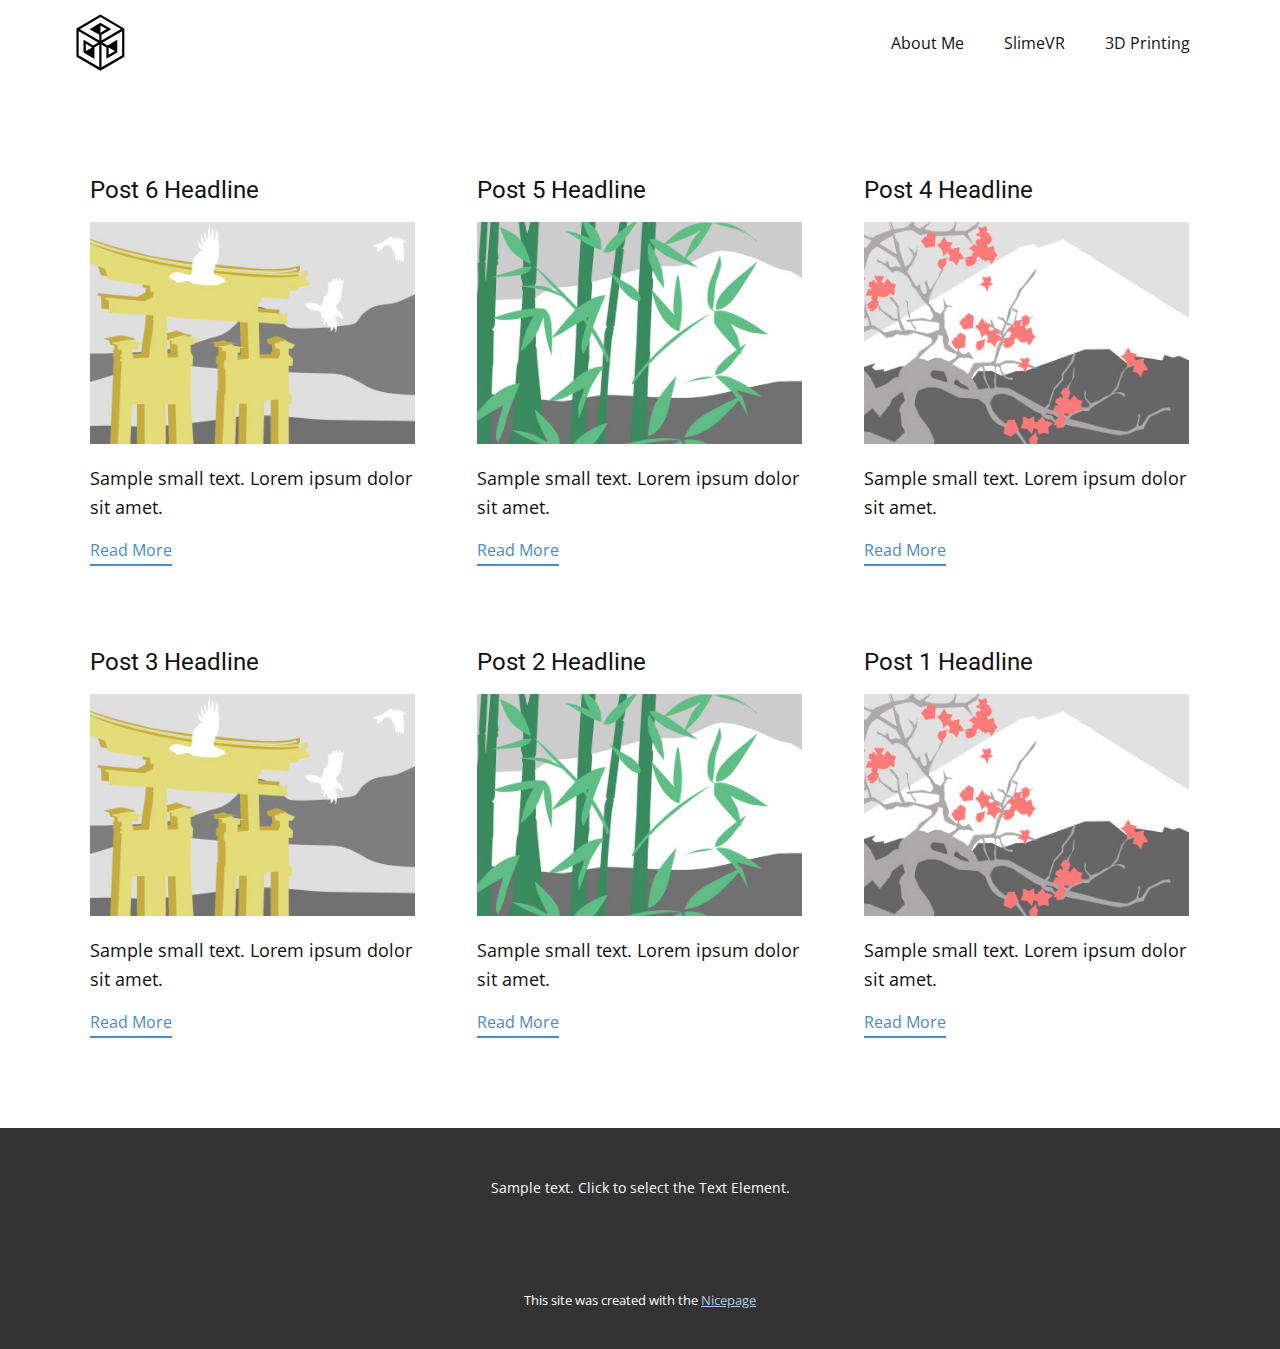
<file: blog/blog.html>
<!DOCTYPE html>
<html style="font-size: 16px;" lang="en"><head>
    <meta name="viewport" content="width=device-width, initial-scale=1.0">
    <meta charset="utf-8">
    <meta name="keywords" content="">
    <meta name="description" content="">
    <title>Blog</title>
    <link rel="stylesheet" href="../nicepage.css" media="screen">
<link rel="stylesheet" href="../Blog-Template.css" media="screen">
    <script class="u-script" type="text/javascript" src="../jquery.js" defer=""></script>
    <script class="u-script" type="text/javascript" src="../nicepage.js" defer=""></script>
    <meta name="generator" content="Nicepage 6.21.3, nicepage.com">
    <link id="u-theme-google-font" rel="stylesheet" href="https://fonts.googleapis.com/css?family=Roboto:100,100i,300,300i,400,400i,500,500i,700,700i,900,900i|Open+Sans:300,300i,400,400i,500,500i,600,600i,700,700i,800,800i">
    
    
    
    <script type="application/ld+json">{
		"@context": "http://schema.org",
		"@type": "Organization",
		"name": ""
}</script>
    <meta name="theme-color" content="#478ac9">
  <meta data-intl-tel-input-cdn-path="intlTelInput/"></head>
  <body data-path-to-root="./" data-include-products="false" class="u-body u-xl-mode" data-lang="en"><header class="u-clearfix u-header u-header" id="sec-e397"><div class="u-clearfix u-sheet u-sheet-1">
        <img class="u-align-left u-image u-image-contain u-image-default u-preserve-proportions u-image-1" src="../images/tom21.svg" alt="" data-image-width="137" data-image-height="150">
        <nav class="u-menu u-menu-one-level u-offcanvas u-menu-1">
          <div class="menu-collapse" style="font-size: 1rem; letter-spacing: 0px;">
            <a class="u-button-style u-custom-left-right-menu-spacing u-custom-padding-bottom u-custom-top-bottom-menu-spacing u-hamburger-link u-nav-link u-text-active-palette-1-base u-text-hover-palette-2-base" href="#">
              <svg class="u-svg-link" viewBox="0 0 24 24"><use xlink:href="#menu-hamburger"></use></svg>
              <svg class="u-svg-content" version="1.1" id="menu-hamburger" viewBox="0 0 16 16" x="0px" y="0px" xmlns:xlink="http://www.w3.org/1999/xlink" xmlns="http://www.w3.org/2000/svg"><g><rect y="1" width="16" height="2"></rect><rect y="7" width="16" height="2"></rect><rect y="13" width="16" height="2"></rect>
</g></svg>
            </a>
          </div>
          <div class="u-custom-menu u-nav-container">
            <ul class="u-nav u-unstyled u-nav-1"><li class="u-nav-item"><a class="u-button-style u-nav-link u-text-active-palette-1-base u-text-hover-palette-2-base" href="../#carousel_d96b" style="padding: 10px 20px;">About Me</a>
</li><li class="u-nav-item"><a class="u-button-style u-nav-link u-text-active-palette-1-base u-text-hover-palette-2-base" href="../#carousel_f731" style="padding: 10px 20px;">SlimeVR</a>
</li><li class="u-nav-item"><a class="u-button-style u-nav-link u-text-active-palette-1-base u-text-hover-palette-2-base" href="../#carousel_3886" style="padding: 10px 20px;">3D Printing</a>
</li></ul>
          </div>
          <div class="u-custom-menu u-nav-container-collapse">
            <div class="u-black u-container-style u-inner-container-layout u-opacity u-opacity-95 u-sidenav">
              <div class="u-inner-container-layout u-sidenav-overflow">
                <div class="u-menu-close"></div>
                <ul class="u-align-center u-nav u-popupmenu-items u-unstyled u-nav-2"><li class="u-nav-item"><a class="u-button-style u-nav-link" href="../#carousel_d96b">About Me</a>
</li><li class="u-nav-item"><a class="u-button-style u-nav-link" href="../#carousel_f731">SlimeVR</a>
</li><li class="u-nav-item"><a class="u-button-style u-nav-link" href="../#carousel_3886">3D Printing</a>
</li></ul>
              </div>
            </div>
            <div class="u-black u-menu-overlay u-opacity u-opacity-70"></div>
          </div>
        </nav>
      </div></header>
    <section class="u-clearfix u-section-1" id="sec-2eab">
      <div class="u-clearfix u-sheet u-valign-middle u-sheet-1"><!--blog--><!--blog_options_json--><!--{"type":"Recent","source":"","tags":"","count":""}--><!--/blog_options_json-->
        <div class="u-blog u-expanded-width u-repeater u-repeater-1"><!--blog_post-->
          <div class="u-blog-post u-container-style u-repeater-item u-white u-repeater-item-1">
            <div class="u-container-layout u-similar-container u-valign-top u-container-layout-1"><!--blog_post_header-->
              <h4 class="u-blog-control u-text u-text-1">
                <a class="u-post-header-link" href="../blog/post-5.html">Post 6 Headline</a>
              </h4><!--/blog_post_header--><!--blog_post_image-->
              <a class="u-post-header-link" href="../blog/post-5.html"><img alt="" class="u-blog-control u-expanded-width u-image u-image-default u-image-1" src="../images/8ad73f3c.jpeg"></a><!--/blog_post_image--><!--blog_post_content-->
              <div class="u-blog-control u-post-content u-text u-text-2 fr-view">Sample small text. Lorem ipsum dolor sit amet.</div><!--/blog_post_content--><!--blog_post_readmore-->
              <a href="../blog/post-5.html" class="u-blog-control u-border-2 u-border-palette-1-base u-btn u-btn-rectangle u-button-style u-none u-btn-1"><!--blog_post_readmore_content--><!--options_json--><!--{"content":"","defaultValue":"Read More"}--><!--/options_json-->Read More<!--/blog_post_readmore_content--></a><!--/blog_post_readmore-->
            </div>
          </div><div class="u-blog-post u-container-style u-repeater-item u-video-cover u-white">
            <div class="u-container-layout u-similar-container u-valign-top u-container-layout-2"><!--blog_post_header-->
              <h4 class="u-blog-control u-text u-text-3">
                <a class="u-post-header-link" href="../blog/post-4.html">Post 5 Headline</a>
              </h4><!--/blog_post_header--><!--blog_post_image-->
              <a class="u-post-header-link" href="../blog/post-4.html"><img alt="" class="u-blog-control u-expanded-width u-image u-image-default u-image-2" src="../images/68f64b9d.jpeg"></a><!--/blog_post_image--><!--blog_post_content-->
              <div class="u-blog-control u-post-content u-text u-text-4 fr-view">Sample small text. Lorem ipsum dolor sit amet.</div><!--/blog_post_content--><!--blog_post_readmore-->
              <a href="../blog/post-4.html" class="u-blog-control u-border-2 u-border-palette-1-base u-btn u-btn-rectangle u-button-style u-none u-btn-2"><!--blog_post_readmore_content--><!--options_json--><!--{"content":"","defaultValue":"Read More"}--><!--/options_json-->Read More<!--/blog_post_readmore_content--></a><!--/blog_post_readmore-->
            </div>
          </div><div class="u-blog-post u-container-style u-repeater-item u-video-cover u-white">
            <div class="u-container-layout u-similar-container u-valign-top u-container-layout-3"><!--blog_post_header-->
              <h4 class="u-blog-control u-text u-text-5">
                <a class="u-post-header-link" href="../blog/post-3.html">Post 4 Headline</a>
              </h4><!--/blog_post_header--><!--blog_post_image-->
              <a class="u-post-header-link" href="../blog/post-3.html"><img alt="" class="u-blog-control u-expanded-width u-image u-image-default u-image-3" src="../images/0fd3416c.jpeg"></a><!--/blog_post_image--><!--blog_post_content-->
              <div class="u-blog-control u-post-content u-text u-text-6 fr-view">Sample small text. Lorem ipsum dolor sit amet.</div><!--/blog_post_content--><!--blog_post_readmore-->
              <a href="../blog/post-3.html" class="u-blog-control u-border-2 u-border-palette-1-base u-btn u-btn-rectangle u-button-style u-none u-btn-3"><!--blog_post_readmore_content--><!--options_json--><!--{"content":"","defaultValue":"Read More"}--><!--/options_json-->Read More<!--/blog_post_readmore_content--></a><!--/blog_post_readmore-->
            </div>
          </div><div class="u-blog-post u-container-style u-repeater-item u-white u-repeater-item-1">
            <div class="u-container-layout u-similar-container u-valign-top u-container-layout-1"><!--blog_post_header-->
              <h4 class="u-blog-control u-text u-text-1">
                <a class="u-post-header-link" href="../blog/post-2.html">Post 3 Headline</a>
              </h4><!--/blog_post_header--><!--blog_post_image-->
              <a class="u-post-header-link" href="../blog/post-2.html"><img alt="" class="u-blog-control u-expanded-width u-image u-image-default u-image-1" src="../images/8ad73f3c.jpeg"></a><!--/blog_post_image--><!--blog_post_content-->
              <div class="u-blog-control u-post-content u-text u-text-2 fr-view">Sample small text. Lorem ipsum dolor sit amet.</div><!--/blog_post_content--><!--blog_post_readmore-->
              <a href="../blog/post-2.html" class="u-blog-control u-border-2 u-border-palette-1-base u-btn u-btn-rectangle u-button-style u-none u-btn-1"><!--blog_post_readmore_content--><!--options_json--><!--{"content":"","defaultValue":"Read More"}--><!--/options_json-->Read More<!--/blog_post_readmore_content--></a><!--/blog_post_readmore-->
            </div>
          </div><div class="u-blog-post u-container-style u-repeater-item u-video-cover u-white">
            <div class="u-container-layout u-similar-container u-valign-top u-container-layout-2"><!--blog_post_header-->
              <h4 class="u-blog-control u-text u-text-3">
                <a class="u-post-header-link" href="../blog/post-1.html">Post 2 Headline</a>
              </h4><!--/blog_post_header--><!--blog_post_image-->
              <a class="u-post-header-link" href="../blog/post-1.html"><img alt="" class="u-blog-control u-expanded-width u-image u-image-default u-image-2" src="../images/68f64b9d.jpeg"></a><!--/blog_post_image--><!--blog_post_content-->
              <div class="u-blog-control u-post-content u-text u-text-4 fr-view">Sample small text. Lorem ipsum dolor sit amet.</div><!--/blog_post_content--><!--blog_post_readmore-->
              <a href="../blog/post-1.html" class="u-blog-control u-border-2 u-border-palette-1-base u-btn u-btn-rectangle u-button-style u-none u-btn-2"><!--blog_post_readmore_content--><!--options_json--><!--{"content":"","defaultValue":"Read More"}--><!--/options_json-->Read More<!--/blog_post_readmore_content--></a><!--/blog_post_readmore-->
            </div>
          </div><div class="u-blog-post u-container-style u-repeater-item u-video-cover u-white">
            <div class="u-container-layout u-similar-container u-valign-top u-container-layout-3"><!--blog_post_header-->
              <h4 class="u-blog-control u-text u-text-5">
                <a class="u-post-header-link" href="../blog/post.html">Post 1 Headline</a>
              </h4><!--/blog_post_header--><!--blog_post_image-->
              <a class="u-post-header-link" href="../blog/post.html"><img alt="" class="u-blog-control u-expanded-width u-image u-image-default u-image-3" src="../images/0fd3416c.jpeg"></a><!--/blog_post_image--><!--blog_post_content-->
              <div class="u-blog-control u-post-content u-text u-text-6 fr-view">Sample small text. Lorem ipsum dolor sit amet.</div><!--/blog_post_content--><!--blog_post_readmore-->
              <a href="../blog/post.html" class="u-blog-control u-border-2 u-border-palette-1-base u-btn u-btn-rectangle u-button-style u-none u-btn-3"><!--blog_post_readmore_content--><!--options_json--><!--{"content":"","defaultValue":"Read More"}--><!--/options_json-->Read More<!--/blog_post_readmore_content--></a><!--/blog_post_readmore-->
            </div>
          </div><!--/blog_post--><!--blog_post-->
          <!--/blog_post--><!--blog_post-->
          <!--/blog_post-->
        </div><!--/blog-->
      </div>
    </section>
    
    
    
    <footer class="u-align-center u-clearfix u-container-align-center u-footer u-grey-80 u-footer" id="sec-f53a"><div class="u-clearfix u-sheet u-sheet-1">
        <p class="u-small-text u-text u-text-variant u-text-1">Sample text. Click to select the Text Element.</p>
      </div></footer>
    <section class="u-backlink u-clearfix u-grey-80">
      <p class="u-text">
        <span>This site was created with the </span>
        <a class="u-link" href="https://nicepage.com/" target="_blank" rel="nofollow">
          <span>Nicepage</span>
        </a>
      </p>
    </section>
  
</body></html>
</file>
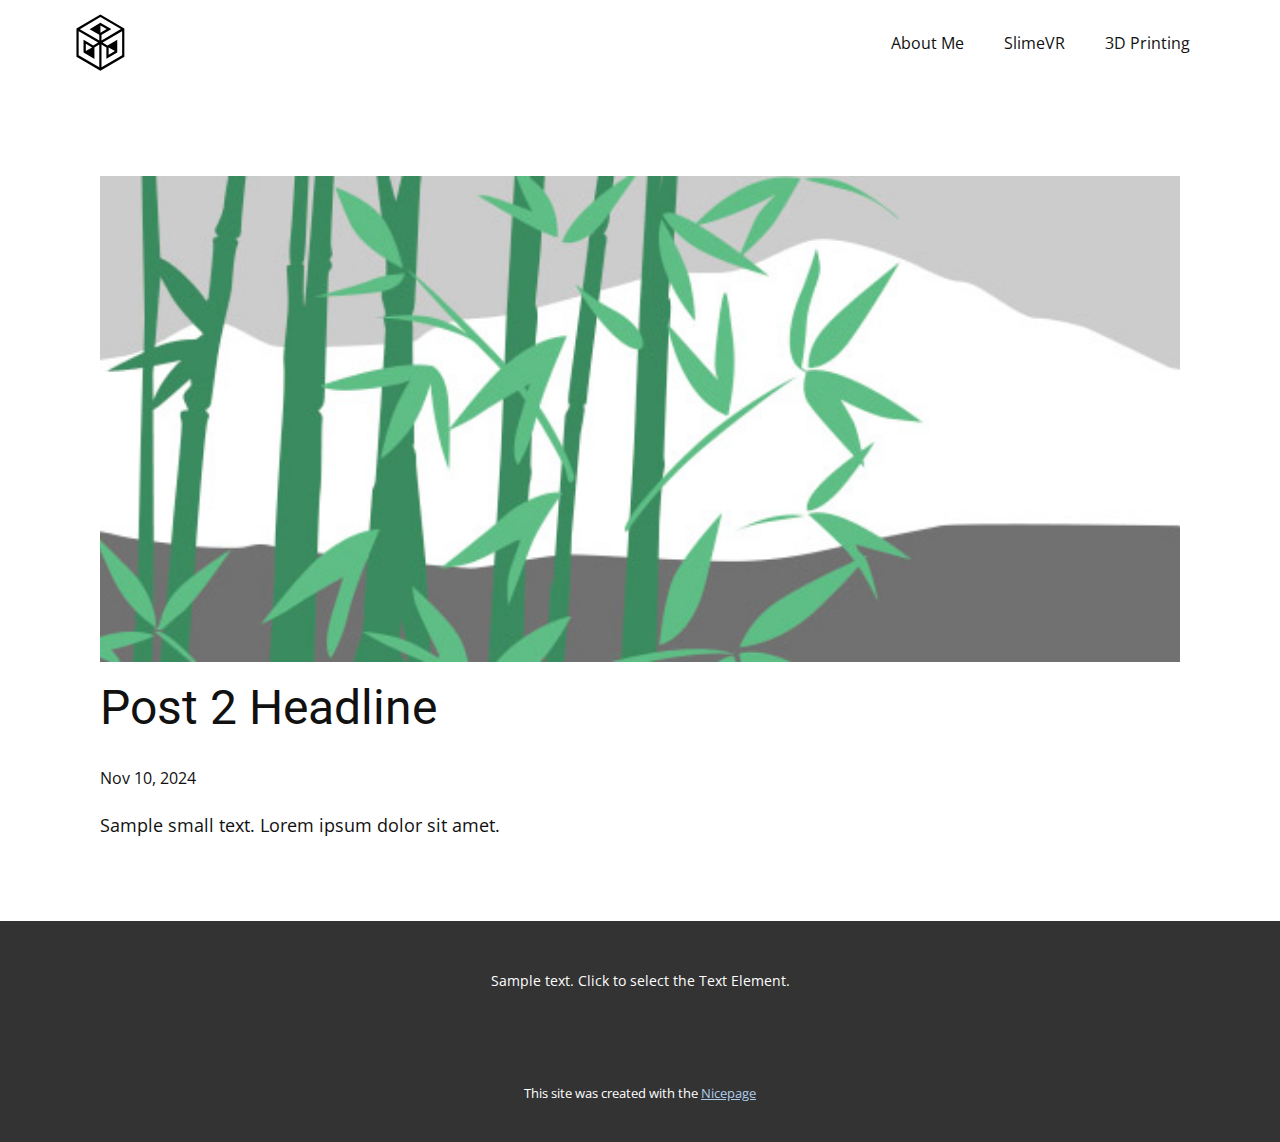
<file: blog/post-1.html>
<!DOCTYPE html>
<html style="font-size: 16px;" lang="en"><head>
    <meta name="viewport" content="width=device-width, initial-scale=1.0">
    <meta charset="utf-8">
    <meta name="keywords" content="Post 1 Headline">
    <meta name="description" content="">
    <title>Post 2 Headline</title>
    <link rel="stylesheet" href="../nicepage.css" media="screen">
<link rel="stylesheet" href="../Post-Template.css" media="screen">
    <script class="u-script" type="text/javascript" src="../jquery.js" defer=""></script>
    <script class="u-script" type="text/javascript" src="../nicepage.js" defer=""></script>
    <meta name="generator" content="Nicepage 6.21.3, nicepage.com">
    <link id="u-theme-google-font" rel="stylesheet" href="https://fonts.googleapis.com/css?family=Roboto:100,100i,300,300i,400,400i,500,500i,700,700i,900,900i|Open+Sans:300,300i,400,400i,500,500i,600,600i,700,700i,800,800i">
    
    
    
    <script type="application/ld+json">{
		"@context": "http://schema.org",
		"@type": "Organization",
		"name": ""
}</script>
    <meta name="theme-color" content="#478ac9">
  <meta data-intl-tel-input-cdn-path="intlTelInput/"></head>
  <body data-path-to-root="./" data-include-products="false" class="u-body u-xl-mode" data-lang="en"><header class="u-clearfix u-header u-header" id="sec-e397"><div class="u-clearfix u-sheet u-sheet-1">
        <img class="u-align-left u-image u-image-contain u-image-default u-preserve-proportions u-image-1" src="../images/tom21.svg" alt="" data-image-width="137" data-image-height="150">
        <nav class="u-menu u-menu-one-level u-offcanvas u-menu-1">
          <div class="menu-collapse" style="font-size: 1rem; letter-spacing: 0px;">
            <a class="u-button-style u-custom-left-right-menu-spacing u-custom-padding-bottom u-custom-top-bottom-menu-spacing u-hamburger-link u-nav-link u-text-active-palette-1-base u-text-hover-palette-2-base" href="#">
              <svg class="u-svg-link" viewBox="0 0 24 24"><use xlink:href="#menu-hamburger"></use></svg>
              <svg class="u-svg-content" version="1.1" id="menu-hamburger" viewBox="0 0 16 16" x="0px" y="0px" xmlns:xlink="http://www.w3.org/1999/xlink" xmlns="http://www.w3.org/2000/svg"><g><rect y="1" width="16" height="2"></rect><rect y="7" width="16" height="2"></rect><rect y="13" width="16" height="2"></rect>
</g></svg>
            </a>
          </div>
          <div class="u-custom-menu u-nav-container">
            <ul class="u-nav u-unstyled u-nav-1"><li class="u-nav-item"><a class="u-button-style u-nav-link u-text-active-palette-1-base u-text-hover-palette-2-base" href="../#carousel_d96b" style="padding: 10px 20px;">About Me</a>
</li><li class="u-nav-item"><a class="u-button-style u-nav-link u-text-active-palette-1-base u-text-hover-palette-2-base" href="../#carousel_f731" style="padding: 10px 20px;">SlimeVR</a>
</li><li class="u-nav-item"><a class="u-button-style u-nav-link u-text-active-palette-1-base u-text-hover-palette-2-base" href="../#carousel_3886" style="padding: 10px 20px;">3D Printing</a>
</li></ul>
          </div>
          <div class="u-custom-menu u-nav-container-collapse">
            <div class="u-black u-container-style u-inner-container-layout u-opacity u-opacity-95 u-sidenav">
              <div class="u-inner-container-layout u-sidenav-overflow">
                <div class="u-menu-close"></div>
                <ul class="u-align-center u-nav u-popupmenu-items u-unstyled u-nav-2"><li class="u-nav-item"><a class="u-button-style u-nav-link" href="../#carousel_d96b">About Me</a>
</li><li class="u-nav-item"><a class="u-button-style u-nav-link" href="../#carousel_f731">SlimeVR</a>
</li><li class="u-nav-item"><a class="u-button-style u-nav-link" href="../#carousel_3886">3D Printing</a>
</li></ul>
              </div>
            </div>
            <div class="u-black u-menu-overlay u-opacity u-opacity-70"></div>
          </div>
        </nav>
      </div></header>
    <section class="u-align-center u-clearfix u-section-1" id="sec-a4cd">
      <div class="u-clearfix u-sheet u-valign-middle-md u-valign-middle-sm u-valign-middle-xs u-sheet-1"><!--post_details--><!--post_details_options_json--><!--{"source":""}--><!--/post_details_options_json--><!--blog_post-->
        <div class="u-container-style u-expanded-width u-post-details u-post-details-1">
          <div class="u-container-layout u-valign-middle u-container-layout-1"><!--blog_post_image-->
            <img alt="" class="u-blog-control u-expanded-width u-image u-image-default u-image-1" src="../images/68f64b9d.jpeg"><!--/blog_post_image--><!--blog_post_header-->
            <h2 class="u-blog-control u-text u-text-1">Post 2 Headline</h2><!--/blog_post_header--><!--blog_post_metadata-->
            <div class="u-blog-control u-metadata u-metadata-1"><!--blog_post_metadata_date-->
              <span class="u-meta-date u-meta-icon">Nov 10, 2024</span><!--/blog_post_metadata_date--><!--blog_post_metadata_category-->
              <!--/blog_post_metadata_category--><!--blog_post_metadata_comments-->
              <!--/blog_post_metadata_comments-->
            </div><!--/blog_post_metadata--><!--blog_post_content-->
            <div class="u-align-justify u-blog-control u-post-content u-text u-text-2 fr-view">
  <p>Sample small text. Lorem ipsum dolor sit amet.</p>
  </div><!--/blog_post_content-->
          </div>
        </div><!--/blog_post--><!--/post_details-->
      </div>
    </section>
    
    
    
    <footer class="u-align-center u-clearfix u-container-align-center u-footer u-grey-80 u-footer" id="sec-f53a"><div class="u-clearfix u-sheet u-sheet-1">
        <p class="u-small-text u-text u-text-variant u-text-1">Sample text. Click to select the Text Element.</p>
      </div></footer>
    <section class="u-backlink u-clearfix u-grey-80">
      <p class="u-text">
        <span>This site was created with the </span>
        <a class="u-link" href="https://nicepage.com/" target="_blank" rel="nofollow">
          <span>Nicepage</span>
        </a>
      </p>
    </section>
  
</body></html>
</file>
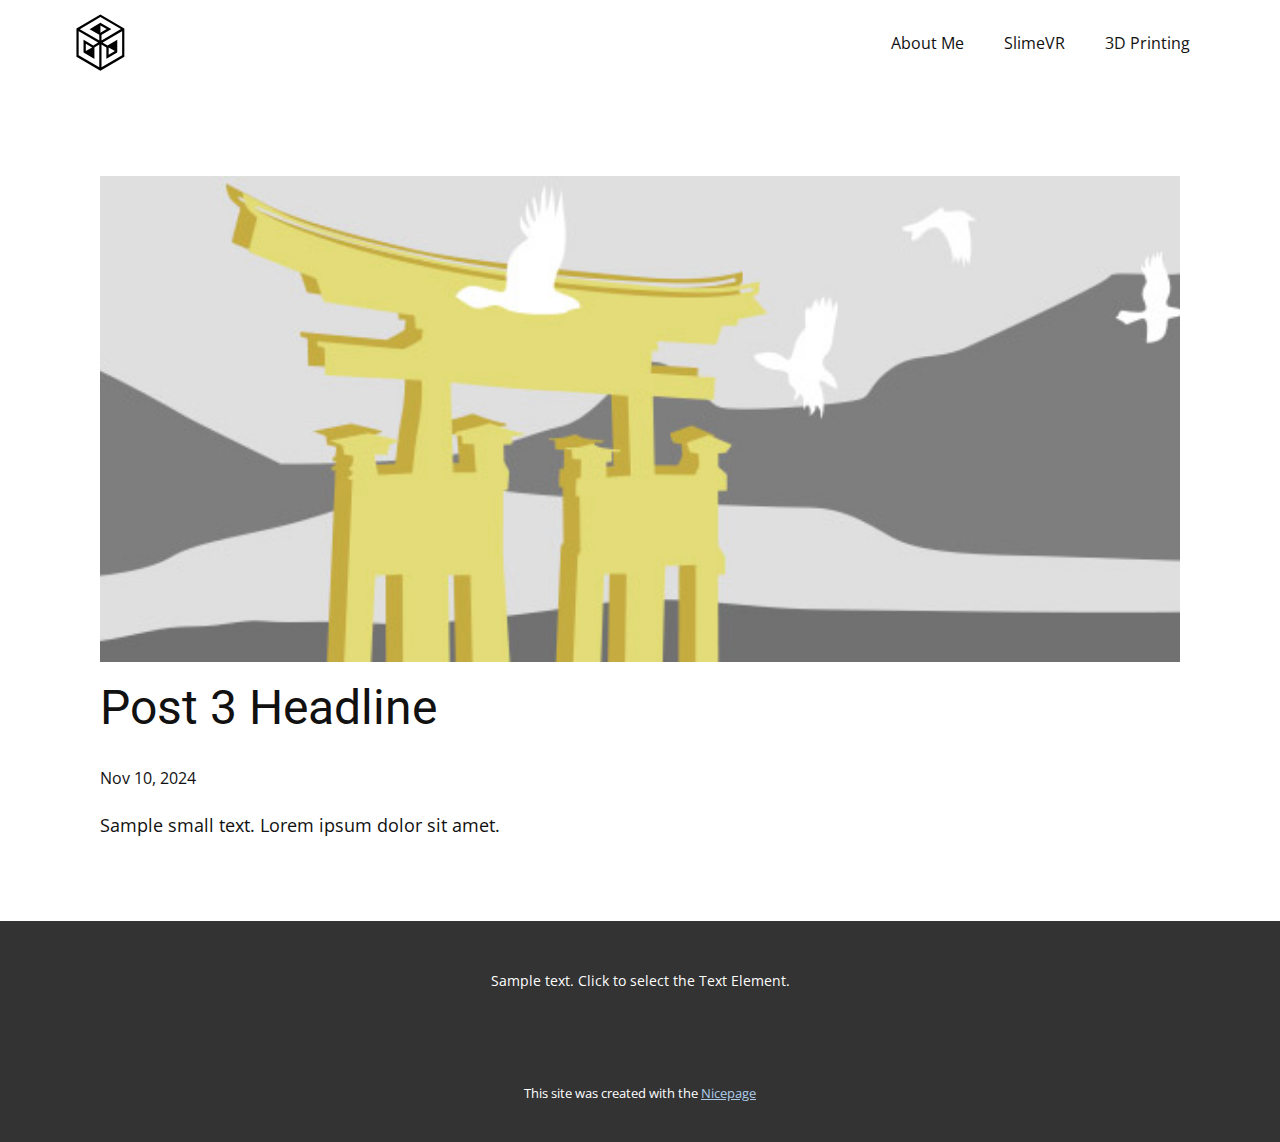
<file: blog/post-2.html>
<!DOCTYPE html>
<html style="font-size: 16px;" lang="en"><head>
    <meta name="viewport" content="width=device-width, initial-scale=1.0">
    <meta charset="utf-8">
    <meta name="keywords" content="Post 1 Headline">
    <meta name="description" content="">
    <title>Post 3 Headline</title>
    <link rel="stylesheet" href="../nicepage.css" media="screen">
<link rel="stylesheet" href="../Post-Template.css" media="screen">
    <script class="u-script" type="text/javascript" src="../jquery.js" defer=""></script>
    <script class="u-script" type="text/javascript" src="../nicepage.js" defer=""></script>
    <meta name="generator" content="Nicepage 6.21.3, nicepage.com">
    <link id="u-theme-google-font" rel="stylesheet" href="https://fonts.googleapis.com/css?family=Roboto:100,100i,300,300i,400,400i,500,500i,700,700i,900,900i|Open+Sans:300,300i,400,400i,500,500i,600,600i,700,700i,800,800i">
    
    
    
    <script type="application/ld+json">{
		"@context": "http://schema.org",
		"@type": "Organization",
		"name": ""
}</script>
    <meta name="theme-color" content="#478ac9">
  <meta data-intl-tel-input-cdn-path="intlTelInput/"></head>
  <body data-path-to-root="./" data-include-products="false" class="u-body u-xl-mode" data-lang="en"><header class="u-clearfix u-header u-header" id="sec-e397"><div class="u-clearfix u-sheet u-sheet-1">
        <img class="u-align-left u-image u-image-contain u-image-default u-preserve-proportions u-image-1" src="../images/tom21.svg" alt="" data-image-width="137" data-image-height="150">
        <nav class="u-menu u-menu-one-level u-offcanvas u-menu-1">
          <div class="menu-collapse" style="font-size: 1rem; letter-spacing: 0px;">
            <a class="u-button-style u-custom-left-right-menu-spacing u-custom-padding-bottom u-custom-top-bottom-menu-spacing u-hamburger-link u-nav-link u-text-active-palette-1-base u-text-hover-palette-2-base" href="#">
              <svg class="u-svg-link" viewBox="0 0 24 24"><use xlink:href="#menu-hamburger"></use></svg>
              <svg class="u-svg-content" version="1.1" id="menu-hamburger" viewBox="0 0 16 16" x="0px" y="0px" xmlns:xlink="http://www.w3.org/1999/xlink" xmlns="http://www.w3.org/2000/svg"><g><rect y="1" width="16" height="2"></rect><rect y="7" width="16" height="2"></rect><rect y="13" width="16" height="2"></rect>
</g></svg>
            </a>
          </div>
          <div class="u-custom-menu u-nav-container">
            <ul class="u-nav u-unstyled u-nav-1"><li class="u-nav-item"><a class="u-button-style u-nav-link u-text-active-palette-1-base u-text-hover-palette-2-base" href="../#carousel_d96b" style="padding: 10px 20px;">About Me</a>
</li><li class="u-nav-item"><a class="u-button-style u-nav-link u-text-active-palette-1-base u-text-hover-palette-2-base" href="../#carousel_f731" style="padding: 10px 20px;">SlimeVR</a>
</li><li class="u-nav-item"><a class="u-button-style u-nav-link u-text-active-palette-1-base u-text-hover-palette-2-base" href="../#carousel_3886" style="padding: 10px 20px;">3D Printing</a>
</li></ul>
          </div>
          <div class="u-custom-menu u-nav-container-collapse">
            <div class="u-black u-container-style u-inner-container-layout u-opacity u-opacity-95 u-sidenav">
              <div class="u-inner-container-layout u-sidenav-overflow">
                <div class="u-menu-close"></div>
                <ul class="u-align-center u-nav u-popupmenu-items u-unstyled u-nav-2"><li class="u-nav-item"><a class="u-button-style u-nav-link" href="../#carousel_d96b">About Me</a>
</li><li class="u-nav-item"><a class="u-button-style u-nav-link" href="../#carousel_f731">SlimeVR</a>
</li><li class="u-nav-item"><a class="u-button-style u-nav-link" href="../#carousel_3886">3D Printing</a>
</li></ul>
              </div>
            </div>
            <div class="u-black u-menu-overlay u-opacity u-opacity-70"></div>
          </div>
        </nav>
      </div></header>
    <section class="u-align-center u-clearfix u-section-1" id="sec-a4cd">
      <div class="u-clearfix u-sheet u-valign-middle-md u-valign-middle-sm u-valign-middle-xs u-sheet-1"><!--post_details--><!--post_details_options_json--><!--{"source":""}--><!--/post_details_options_json--><!--blog_post-->
        <div class="u-container-style u-expanded-width u-post-details u-post-details-1">
          <div class="u-container-layout u-valign-middle u-container-layout-1"><!--blog_post_image-->
            <img alt="" class="u-blog-control u-expanded-width u-image u-image-default u-image-1" src="../images/8ad73f3c.jpeg"><!--/blog_post_image--><!--blog_post_header-->
            <h2 class="u-blog-control u-text u-text-1">Post 3 Headline</h2><!--/blog_post_header--><!--blog_post_metadata-->
            <div class="u-blog-control u-metadata u-metadata-1"><!--blog_post_metadata_date-->
              <span class="u-meta-date u-meta-icon">Nov 10, 2024</span><!--/blog_post_metadata_date--><!--blog_post_metadata_category-->
              <!--/blog_post_metadata_category--><!--blog_post_metadata_comments-->
              <!--/blog_post_metadata_comments-->
            </div><!--/blog_post_metadata--><!--blog_post_content-->
            <div class="u-align-justify u-blog-control u-post-content u-text u-text-2 fr-view">
  <p>Sample small text. Lorem ipsum dolor sit amet.</p>
  </div><!--/blog_post_content-->
          </div>
        </div><!--/blog_post--><!--/post_details-->
      </div>
    </section>
    
    
    
    <footer class="u-align-center u-clearfix u-container-align-center u-footer u-grey-80 u-footer" id="sec-f53a"><div class="u-clearfix u-sheet u-sheet-1">
        <p class="u-small-text u-text u-text-variant u-text-1">Sample text. Click to select the Text Element.</p>
      </div></footer>
    <section class="u-backlink u-clearfix u-grey-80">
      <p class="u-text">
        <span>This site was created with the </span>
        <a class="u-link" href="https://nicepage.com/" target="_blank" rel="nofollow">
          <span>Nicepage</span>
        </a>
      </p>
    </section>
  
</body></html>
</file>
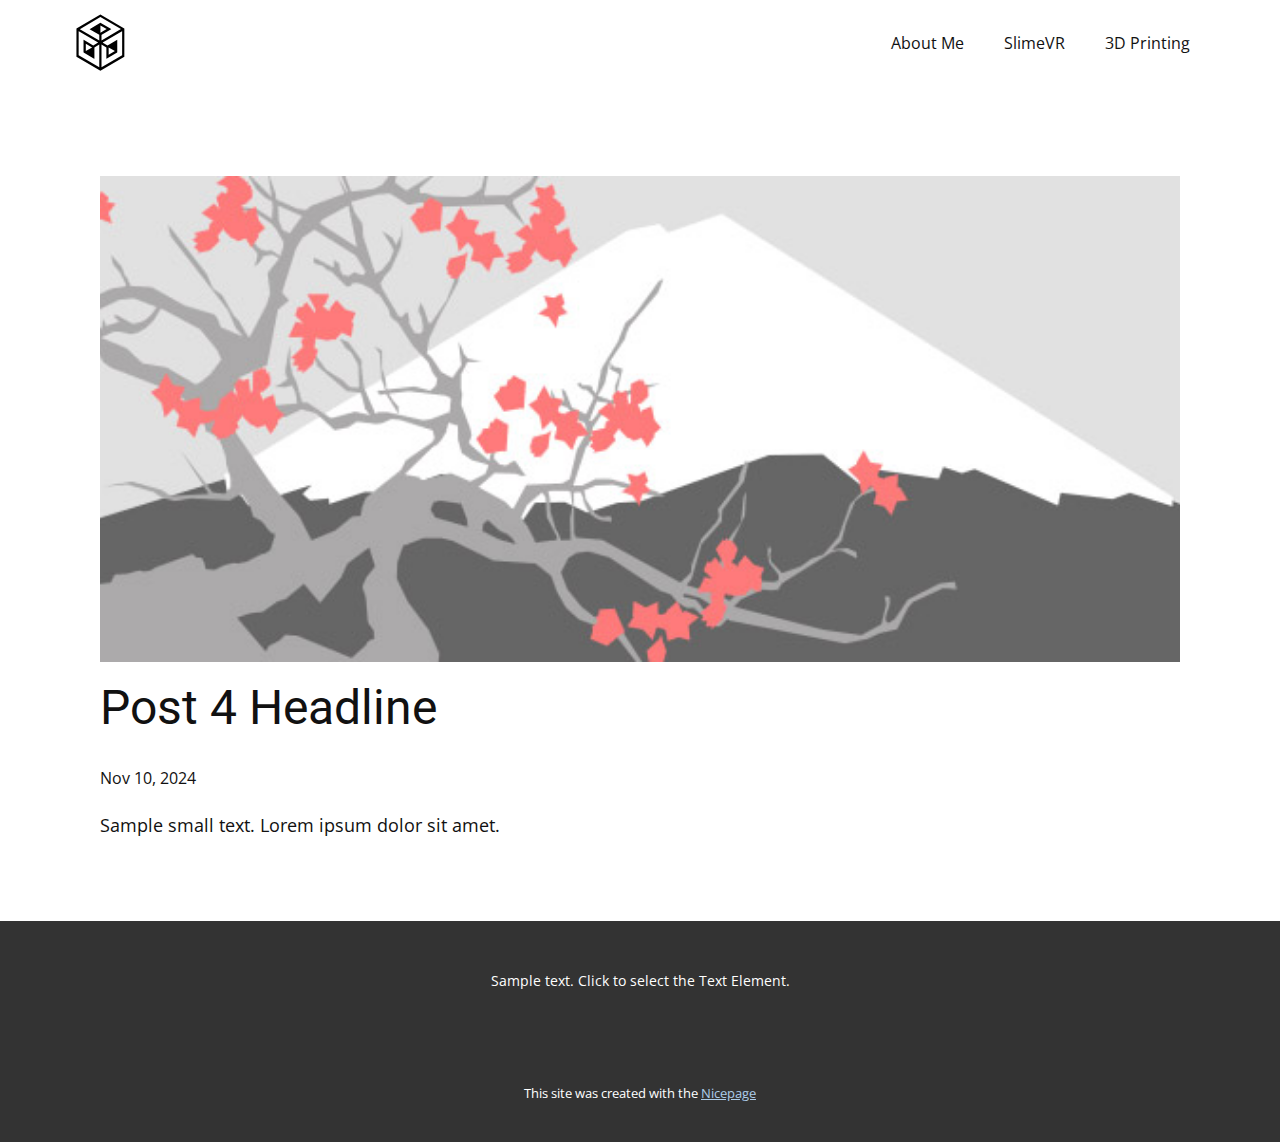
<file: blog/post-3.html>
<!DOCTYPE html>
<html style="font-size: 16px;" lang="en"><head>
    <meta name="viewport" content="width=device-width, initial-scale=1.0">
    <meta charset="utf-8">
    <meta name="keywords" content="Post 1 Headline">
    <meta name="description" content="">
    <title>Post 4 Headline</title>
    <link rel="stylesheet" href="../nicepage.css" media="screen">
<link rel="stylesheet" href="../Post-Template.css" media="screen">
    <script class="u-script" type="text/javascript" src="../jquery.js" defer=""></script>
    <script class="u-script" type="text/javascript" src="../nicepage.js" defer=""></script>
    <meta name="generator" content="Nicepage 6.21.3, nicepage.com">
    <link id="u-theme-google-font" rel="stylesheet" href="https://fonts.googleapis.com/css?family=Roboto:100,100i,300,300i,400,400i,500,500i,700,700i,900,900i|Open+Sans:300,300i,400,400i,500,500i,600,600i,700,700i,800,800i">
    
    
    
    <script type="application/ld+json">{
		"@context": "http://schema.org",
		"@type": "Organization",
		"name": ""
}</script>
    <meta name="theme-color" content="#478ac9">
  <meta data-intl-tel-input-cdn-path="intlTelInput/"></head>
  <body data-path-to-root="./" data-include-products="false" class="u-body u-xl-mode" data-lang="en"><header class="u-clearfix u-header u-header" id="sec-e397"><div class="u-clearfix u-sheet u-sheet-1">
        <img class="u-align-left u-image u-image-contain u-image-default u-preserve-proportions u-image-1" src="../images/tom21.svg" alt="" data-image-width="137" data-image-height="150">
        <nav class="u-menu u-menu-one-level u-offcanvas u-menu-1">
          <div class="menu-collapse" style="font-size: 1rem; letter-spacing: 0px;">
            <a class="u-button-style u-custom-left-right-menu-spacing u-custom-padding-bottom u-custom-top-bottom-menu-spacing u-hamburger-link u-nav-link u-text-active-palette-1-base u-text-hover-palette-2-base" href="#">
              <svg class="u-svg-link" viewBox="0 0 24 24"><use xlink:href="#menu-hamburger"></use></svg>
              <svg class="u-svg-content" version="1.1" id="menu-hamburger" viewBox="0 0 16 16" x="0px" y="0px" xmlns:xlink="http://www.w3.org/1999/xlink" xmlns="http://www.w3.org/2000/svg"><g><rect y="1" width="16" height="2"></rect><rect y="7" width="16" height="2"></rect><rect y="13" width="16" height="2"></rect>
</g></svg>
            </a>
          </div>
          <div class="u-custom-menu u-nav-container">
            <ul class="u-nav u-unstyled u-nav-1"><li class="u-nav-item"><a class="u-button-style u-nav-link u-text-active-palette-1-base u-text-hover-palette-2-base" href="../#carousel_d96b" style="padding: 10px 20px;">About Me</a>
</li><li class="u-nav-item"><a class="u-button-style u-nav-link u-text-active-palette-1-base u-text-hover-palette-2-base" href="../#carousel_f731" style="padding: 10px 20px;">SlimeVR</a>
</li><li class="u-nav-item"><a class="u-button-style u-nav-link u-text-active-palette-1-base u-text-hover-palette-2-base" href="../#carousel_3886" style="padding: 10px 20px;">3D Printing</a>
</li></ul>
          </div>
          <div class="u-custom-menu u-nav-container-collapse">
            <div class="u-black u-container-style u-inner-container-layout u-opacity u-opacity-95 u-sidenav">
              <div class="u-inner-container-layout u-sidenav-overflow">
                <div class="u-menu-close"></div>
                <ul class="u-align-center u-nav u-popupmenu-items u-unstyled u-nav-2"><li class="u-nav-item"><a class="u-button-style u-nav-link" href="../#carousel_d96b">About Me</a>
</li><li class="u-nav-item"><a class="u-button-style u-nav-link" href="../#carousel_f731">SlimeVR</a>
</li><li class="u-nav-item"><a class="u-button-style u-nav-link" href="../#carousel_3886">3D Printing</a>
</li></ul>
              </div>
            </div>
            <div class="u-black u-menu-overlay u-opacity u-opacity-70"></div>
          </div>
        </nav>
      </div></header>
    <section class="u-align-center u-clearfix u-section-1" id="sec-a4cd">
      <div class="u-clearfix u-sheet u-valign-middle-md u-valign-middle-sm u-valign-middle-xs u-sheet-1"><!--post_details--><!--post_details_options_json--><!--{"source":""}--><!--/post_details_options_json--><!--blog_post-->
        <div class="u-container-style u-expanded-width u-post-details u-post-details-1">
          <div class="u-container-layout u-valign-middle u-container-layout-1"><!--blog_post_image-->
            <img alt="" class="u-blog-control u-expanded-width u-image u-image-default u-image-1" src="../images/0fd3416c.jpeg"><!--/blog_post_image--><!--blog_post_header-->
            <h2 class="u-blog-control u-text u-text-1">Post 4 Headline</h2><!--/blog_post_header--><!--blog_post_metadata-->
            <div class="u-blog-control u-metadata u-metadata-1"><!--blog_post_metadata_date-->
              <span class="u-meta-date u-meta-icon">Nov 10, 2024</span><!--/blog_post_metadata_date--><!--blog_post_metadata_category-->
              <!--/blog_post_metadata_category--><!--blog_post_metadata_comments-->
              <!--/blog_post_metadata_comments-->
            </div><!--/blog_post_metadata--><!--blog_post_content-->
            <div class="u-align-justify u-blog-control u-post-content u-text u-text-2 fr-view">
  <p>Sample small text. Lorem ipsum dolor sit amet.</p>
  </div><!--/blog_post_content-->
          </div>
        </div><!--/blog_post--><!--/post_details-->
      </div>
    </section>
    
    
    
    <footer class="u-align-center u-clearfix u-container-align-center u-footer u-grey-80 u-footer" id="sec-f53a"><div class="u-clearfix u-sheet u-sheet-1">
        <p class="u-small-text u-text u-text-variant u-text-1">Sample text. Click to select the Text Element.</p>
      </div></footer>
    <section class="u-backlink u-clearfix u-grey-80">
      <p class="u-text">
        <span>This site was created with the </span>
        <a class="u-link" href="https://nicepage.com/" target="_blank" rel="nofollow">
          <span>Nicepage</span>
        </a>
      </p>
    </section>
  
</body></html>
</file>
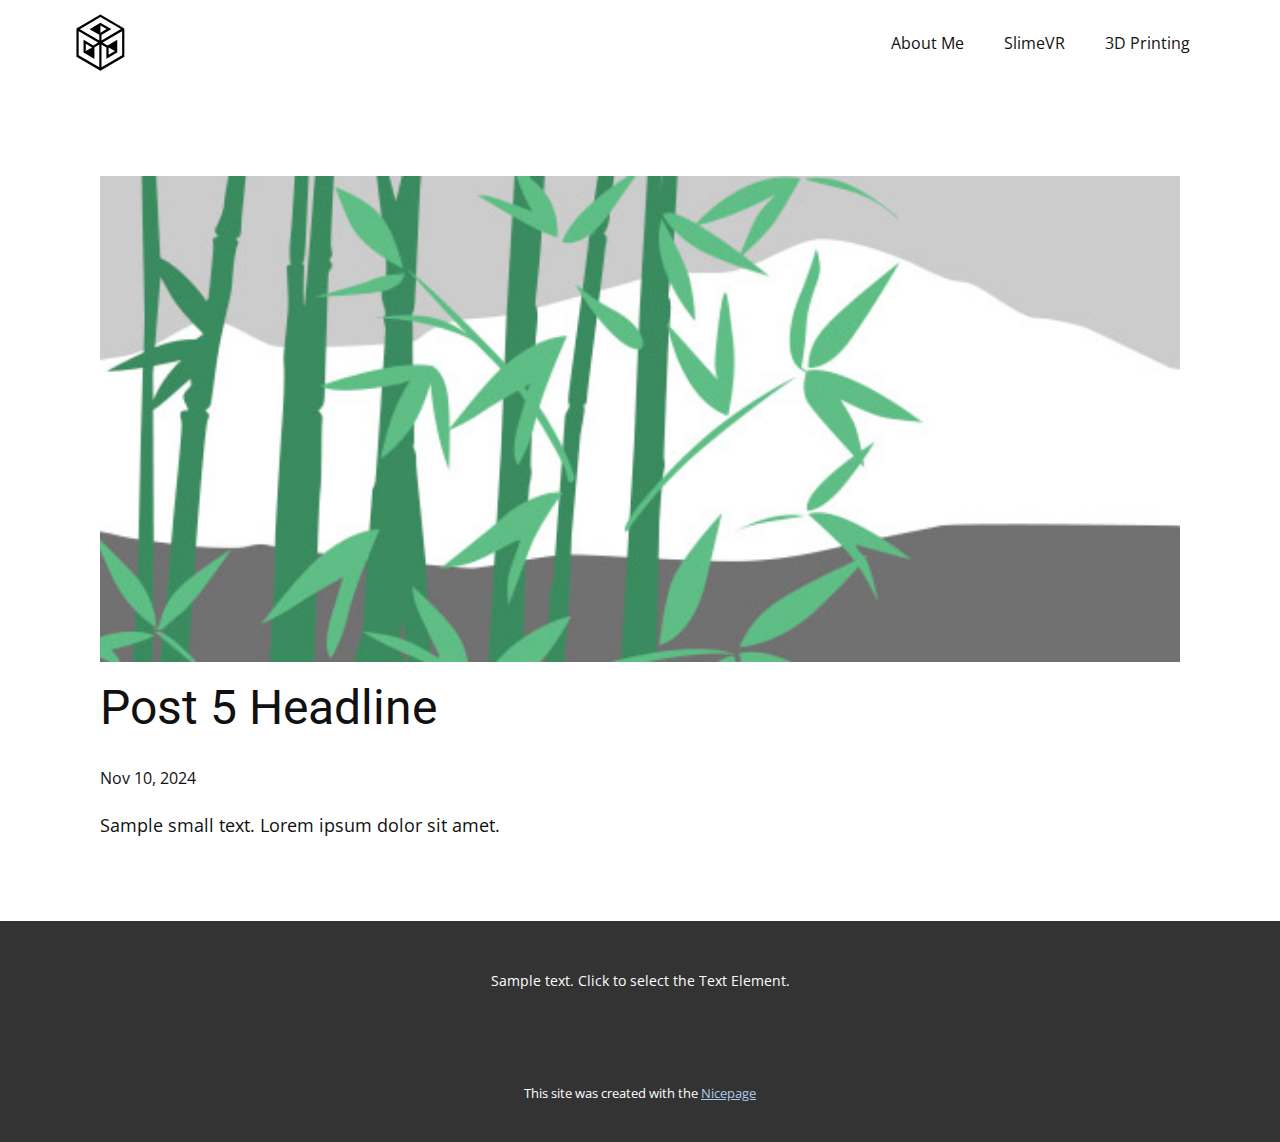
<file: blog/post-4.html>
<!DOCTYPE html>
<html style="font-size: 16px;" lang="en"><head>
    <meta name="viewport" content="width=device-width, initial-scale=1.0">
    <meta charset="utf-8">
    <meta name="keywords" content="Post 1 Headline">
    <meta name="description" content="">
    <title>Post 5 Headline</title>
    <link rel="stylesheet" href="../nicepage.css" media="screen">
<link rel="stylesheet" href="../Post-Template.css" media="screen">
    <script class="u-script" type="text/javascript" src="../jquery.js" defer=""></script>
    <script class="u-script" type="text/javascript" src="../nicepage.js" defer=""></script>
    <meta name="generator" content="Nicepage 6.21.3, nicepage.com">
    <link id="u-theme-google-font" rel="stylesheet" href="https://fonts.googleapis.com/css?family=Roboto:100,100i,300,300i,400,400i,500,500i,700,700i,900,900i|Open+Sans:300,300i,400,400i,500,500i,600,600i,700,700i,800,800i">
    
    
    
    <script type="application/ld+json">{
		"@context": "http://schema.org",
		"@type": "Organization",
		"name": ""
}</script>
    <meta name="theme-color" content="#478ac9">
  <meta data-intl-tel-input-cdn-path="intlTelInput/"></head>
  <body data-path-to-root="./" data-include-products="false" class="u-body u-xl-mode" data-lang="en"><header class="u-clearfix u-header u-header" id="sec-e397"><div class="u-clearfix u-sheet u-sheet-1">
        <img class="u-align-left u-image u-image-contain u-image-default u-preserve-proportions u-image-1" src="../images/tom21.svg" alt="" data-image-width="137" data-image-height="150">
        <nav class="u-menu u-menu-one-level u-offcanvas u-menu-1">
          <div class="menu-collapse" style="font-size: 1rem; letter-spacing: 0px;">
            <a class="u-button-style u-custom-left-right-menu-spacing u-custom-padding-bottom u-custom-top-bottom-menu-spacing u-hamburger-link u-nav-link u-text-active-palette-1-base u-text-hover-palette-2-base" href="#">
              <svg class="u-svg-link" viewBox="0 0 24 24"><use xlink:href="#menu-hamburger"></use></svg>
              <svg class="u-svg-content" version="1.1" id="menu-hamburger" viewBox="0 0 16 16" x="0px" y="0px" xmlns:xlink="http://www.w3.org/1999/xlink" xmlns="http://www.w3.org/2000/svg"><g><rect y="1" width="16" height="2"></rect><rect y="7" width="16" height="2"></rect><rect y="13" width="16" height="2"></rect>
</g></svg>
            </a>
          </div>
          <div class="u-custom-menu u-nav-container">
            <ul class="u-nav u-unstyled u-nav-1"><li class="u-nav-item"><a class="u-button-style u-nav-link u-text-active-palette-1-base u-text-hover-palette-2-base" href="../#carousel_d96b" style="padding: 10px 20px;">About Me</a>
</li><li class="u-nav-item"><a class="u-button-style u-nav-link u-text-active-palette-1-base u-text-hover-palette-2-base" href="../#carousel_f731" style="padding: 10px 20px;">SlimeVR</a>
</li><li class="u-nav-item"><a class="u-button-style u-nav-link u-text-active-palette-1-base u-text-hover-palette-2-base" href="../#carousel_3886" style="padding: 10px 20px;">3D Printing</a>
</li></ul>
          </div>
          <div class="u-custom-menu u-nav-container-collapse">
            <div class="u-black u-container-style u-inner-container-layout u-opacity u-opacity-95 u-sidenav">
              <div class="u-inner-container-layout u-sidenav-overflow">
                <div class="u-menu-close"></div>
                <ul class="u-align-center u-nav u-popupmenu-items u-unstyled u-nav-2"><li class="u-nav-item"><a class="u-button-style u-nav-link" href="../#carousel_d96b">About Me</a>
</li><li class="u-nav-item"><a class="u-button-style u-nav-link" href="../#carousel_f731">SlimeVR</a>
</li><li class="u-nav-item"><a class="u-button-style u-nav-link" href="../#carousel_3886">3D Printing</a>
</li></ul>
              </div>
            </div>
            <div class="u-black u-menu-overlay u-opacity u-opacity-70"></div>
          </div>
        </nav>
      </div></header>
    <section class="u-align-center u-clearfix u-section-1" id="sec-a4cd">
      <div class="u-clearfix u-sheet u-valign-middle-md u-valign-middle-sm u-valign-middle-xs u-sheet-1"><!--post_details--><!--post_details_options_json--><!--{"source":""}--><!--/post_details_options_json--><!--blog_post-->
        <div class="u-container-style u-expanded-width u-post-details u-post-details-1">
          <div class="u-container-layout u-valign-middle u-container-layout-1"><!--blog_post_image-->
            <img alt="" class="u-blog-control u-expanded-width u-image u-image-default u-image-1" src="../images/68f64b9d.jpeg"><!--/blog_post_image--><!--blog_post_header-->
            <h2 class="u-blog-control u-text u-text-1">Post 5 Headline</h2><!--/blog_post_header--><!--blog_post_metadata-->
            <div class="u-blog-control u-metadata u-metadata-1"><!--blog_post_metadata_date-->
              <span class="u-meta-date u-meta-icon">Nov 10, 2024</span><!--/blog_post_metadata_date--><!--blog_post_metadata_category-->
              <!--/blog_post_metadata_category--><!--blog_post_metadata_comments-->
              <!--/blog_post_metadata_comments-->
            </div><!--/blog_post_metadata--><!--blog_post_content-->
            <div class="u-align-justify u-blog-control u-post-content u-text u-text-2 fr-view">
  <p>Sample small text. Lorem ipsum dolor sit amet.</p>
  </div><!--/blog_post_content-->
          </div>
        </div><!--/blog_post--><!--/post_details-->
      </div>
    </section>
    
    
    
    <footer class="u-align-center u-clearfix u-container-align-center u-footer u-grey-80 u-footer" id="sec-f53a"><div class="u-clearfix u-sheet u-sheet-1">
        <p class="u-small-text u-text u-text-variant u-text-1">Sample text. Click to select the Text Element.</p>
      </div></footer>
    <section class="u-backlink u-clearfix u-grey-80">
      <p class="u-text">
        <span>This site was created with the </span>
        <a class="u-link" href="https://nicepage.com/" target="_blank" rel="nofollow">
          <span>Nicepage</span>
        </a>
      </p>
    </section>
  
</body></html>
</file>
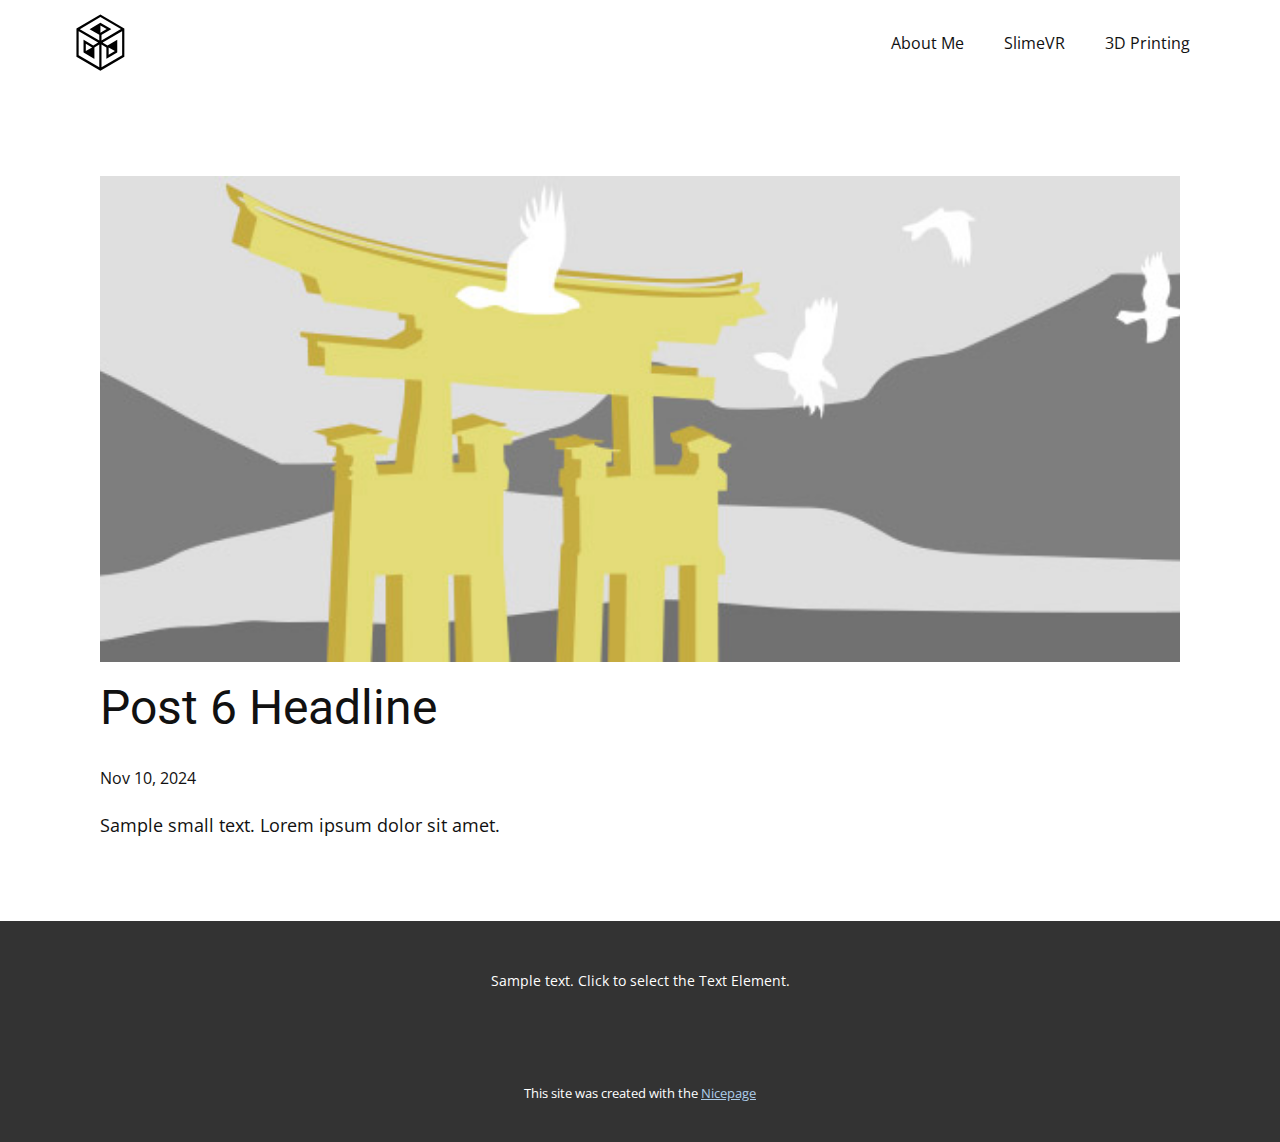
<file: blog/post-5.html>
<!DOCTYPE html>
<html style="font-size: 16px;" lang="en"><head>
    <meta name="viewport" content="width=device-width, initial-scale=1.0">
    <meta charset="utf-8">
    <meta name="keywords" content="Post 1 Headline">
    <meta name="description" content="">
    <title>Post 6 Headline</title>
    <link rel="stylesheet" href="../nicepage.css" media="screen">
<link rel="stylesheet" href="../Post-Template.css" media="screen">
    <script class="u-script" type="text/javascript" src="../jquery.js" defer=""></script>
    <script class="u-script" type="text/javascript" src="../nicepage.js" defer=""></script>
    <meta name="generator" content="Nicepage 6.21.3, nicepage.com">
    <link id="u-theme-google-font" rel="stylesheet" href="https://fonts.googleapis.com/css?family=Roboto:100,100i,300,300i,400,400i,500,500i,700,700i,900,900i|Open+Sans:300,300i,400,400i,500,500i,600,600i,700,700i,800,800i">
    
    
    
    <script type="application/ld+json">{
		"@context": "http://schema.org",
		"@type": "Organization",
		"name": ""
}</script>
    <meta name="theme-color" content="#478ac9">
  <meta data-intl-tel-input-cdn-path="intlTelInput/"></head>
  <body data-path-to-root="./" data-include-products="false" class="u-body u-xl-mode" data-lang="en"><header class="u-clearfix u-header u-header" id="sec-e397"><div class="u-clearfix u-sheet u-sheet-1">
        <img class="u-align-left u-image u-image-contain u-image-default u-preserve-proportions u-image-1" src="../images/tom21.svg" alt="" data-image-width="137" data-image-height="150">
        <nav class="u-menu u-menu-one-level u-offcanvas u-menu-1">
          <div class="menu-collapse" style="font-size: 1rem; letter-spacing: 0px;">
            <a class="u-button-style u-custom-left-right-menu-spacing u-custom-padding-bottom u-custom-top-bottom-menu-spacing u-hamburger-link u-nav-link u-text-active-palette-1-base u-text-hover-palette-2-base" href="#">
              <svg class="u-svg-link" viewBox="0 0 24 24"><use xlink:href="#menu-hamburger"></use></svg>
              <svg class="u-svg-content" version="1.1" id="menu-hamburger" viewBox="0 0 16 16" x="0px" y="0px" xmlns:xlink="http://www.w3.org/1999/xlink" xmlns="http://www.w3.org/2000/svg"><g><rect y="1" width="16" height="2"></rect><rect y="7" width="16" height="2"></rect><rect y="13" width="16" height="2"></rect>
</g></svg>
            </a>
          </div>
          <div class="u-custom-menu u-nav-container">
            <ul class="u-nav u-unstyled u-nav-1"><li class="u-nav-item"><a class="u-button-style u-nav-link u-text-active-palette-1-base u-text-hover-palette-2-base" href="../#carousel_d96b" style="padding: 10px 20px;">About Me</a>
</li><li class="u-nav-item"><a class="u-button-style u-nav-link u-text-active-palette-1-base u-text-hover-palette-2-base" href="../#carousel_f731" style="padding: 10px 20px;">SlimeVR</a>
</li><li class="u-nav-item"><a class="u-button-style u-nav-link u-text-active-palette-1-base u-text-hover-palette-2-base" href="../#carousel_3886" style="padding: 10px 20px;">3D Printing</a>
</li></ul>
          </div>
          <div class="u-custom-menu u-nav-container-collapse">
            <div class="u-black u-container-style u-inner-container-layout u-opacity u-opacity-95 u-sidenav">
              <div class="u-inner-container-layout u-sidenav-overflow">
                <div class="u-menu-close"></div>
                <ul class="u-align-center u-nav u-popupmenu-items u-unstyled u-nav-2"><li class="u-nav-item"><a class="u-button-style u-nav-link" href="../#carousel_d96b">About Me</a>
</li><li class="u-nav-item"><a class="u-button-style u-nav-link" href="../#carousel_f731">SlimeVR</a>
</li><li class="u-nav-item"><a class="u-button-style u-nav-link" href="../#carousel_3886">3D Printing</a>
</li></ul>
              </div>
            </div>
            <div class="u-black u-menu-overlay u-opacity u-opacity-70"></div>
          </div>
        </nav>
      </div></header>
    <section class="u-align-center u-clearfix u-section-1" id="sec-a4cd">
      <div class="u-clearfix u-sheet u-valign-middle-md u-valign-middle-sm u-valign-middle-xs u-sheet-1"><!--post_details--><!--post_details_options_json--><!--{"source":""}--><!--/post_details_options_json--><!--blog_post-->
        <div class="u-container-style u-expanded-width u-post-details u-post-details-1">
          <div class="u-container-layout u-valign-middle u-container-layout-1"><!--blog_post_image-->
            <img alt="" class="u-blog-control u-expanded-width u-image u-image-default u-image-1" src="../images/8ad73f3c.jpeg"><!--/blog_post_image--><!--blog_post_header-->
            <h2 class="u-blog-control u-text u-text-1">Post 6 Headline</h2><!--/blog_post_header--><!--blog_post_metadata-->
            <div class="u-blog-control u-metadata u-metadata-1"><!--blog_post_metadata_date-->
              <span class="u-meta-date u-meta-icon">Nov 10, 2024</span><!--/blog_post_metadata_date--><!--blog_post_metadata_category-->
              <!--/blog_post_metadata_category--><!--blog_post_metadata_comments-->
              <!--/blog_post_metadata_comments-->
            </div><!--/blog_post_metadata--><!--blog_post_content-->
            <div class="u-align-justify u-blog-control u-post-content u-text u-text-2 fr-view">
  <p>Sample small text. Lorem ipsum dolor sit amet.</p>
  </div><!--/blog_post_content-->
          </div>
        </div><!--/blog_post--><!--/post_details-->
      </div>
    </section>
    
    
    
    <footer class="u-align-center u-clearfix u-container-align-center u-footer u-grey-80 u-footer" id="sec-f53a"><div class="u-clearfix u-sheet u-sheet-1">
        <p class="u-small-text u-text u-text-variant u-text-1">Sample text. Click to select the Text Element.</p>
      </div></footer>
    <section class="u-backlink u-clearfix u-grey-80">
      <p class="u-text">
        <span>This site was created with the </span>
        <a class="u-link" href="https://nicepage.com/" target="_blank" rel="nofollow">
          <span>Nicepage</span>
        </a>
      </p>
    </section>
  
</body></html>
</file>
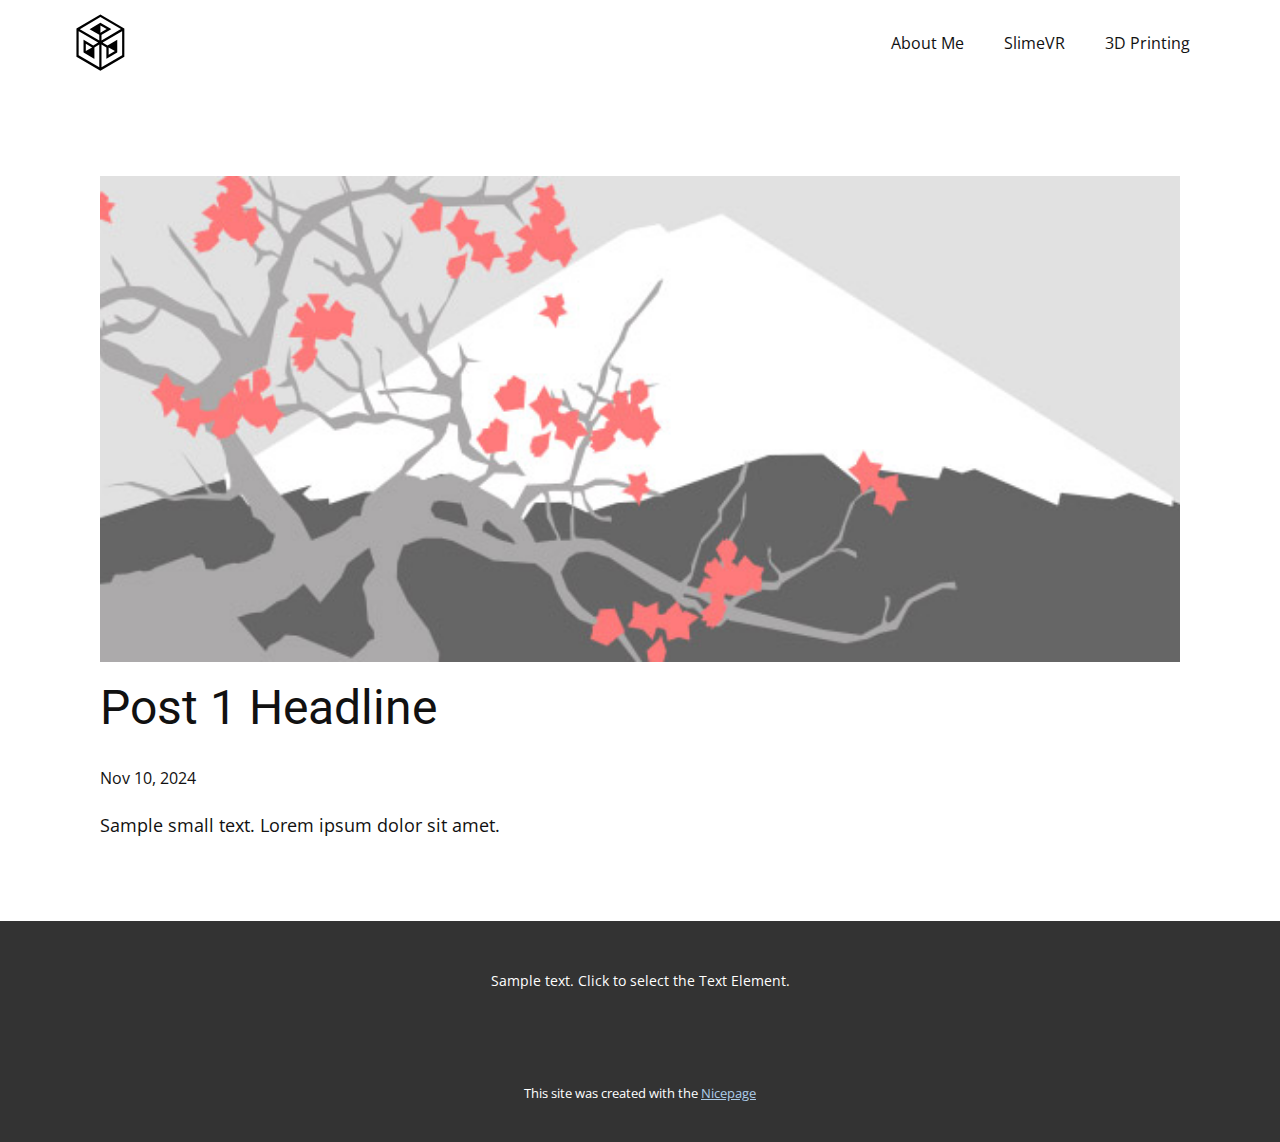
<file: blog/post.html>
<!DOCTYPE html>
<html style="font-size: 16px;" lang="en"><head>
    <meta name="viewport" content="width=device-width, initial-scale=1.0">
    <meta charset="utf-8">
    <meta name="keywords" content="Post 1 Headline">
    <meta name="description" content="">
    <title>Post 1 Headline</title>
    <link rel="stylesheet" href="../nicepage.css" media="screen">
<link rel="stylesheet" href="../Post-Template.css" media="screen">
    <script class="u-script" type="text/javascript" src="../jquery.js" defer=""></script>
    <script class="u-script" type="text/javascript" src="../nicepage.js" defer=""></script>
    <meta name="generator" content="Nicepage 6.21.3, nicepage.com">
    <link id="u-theme-google-font" rel="stylesheet" href="https://fonts.googleapis.com/css?family=Roboto:100,100i,300,300i,400,400i,500,500i,700,700i,900,900i|Open+Sans:300,300i,400,400i,500,500i,600,600i,700,700i,800,800i">
    
    
    
    <script type="application/ld+json">{
		"@context": "http://schema.org",
		"@type": "Organization",
		"name": ""
}</script>
    <meta name="theme-color" content="#478ac9">
  <meta data-intl-tel-input-cdn-path="intlTelInput/"></head>
  <body data-path-to-root="./" data-include-products="false" class="u-body u-xl-mode" data-lang="en"><header class="u-clearfix u-header u-header" id="sec-e397"><div class="u-clearfix u-sheet u-sheet-1">
        <img class="u-align-left u-image u-image-contain u-image-default u-preserve-proportions u-image-1" src="../images/tom21.svg" alt="" data-image-width="137" data-image-height="150">
        <nav class="u-menu u-menu-one-level u-offcanvas u-menu-1">
          <div class="menu-collapse" style="font-size: 1rem; letter-spacing: 0px;">
            <a class="u-button-style u-custom-left-right-menu-spacing u-custom-padding-bottom u-custom-top-bottom-menu-spacing u-hamburger-link u-nav-link u-text-active-palette-1-base u-text-hover-palette-2-base" href="#">
              <svg class="u-svg-link" viewBox="0 0 24 24"><use xlink:href="#menu-hamburger"></use></svg>
              <svg class="u-svg-content" version="1.1" id="menu-hamburger" viewBox="0 0 16 16" x="0px" y="0px" xmlns:xlink="http://www.w3.org/1999/xlink" xmlns="http://www.w3.org/2000/svg"><g><rect y="1" width="16" height="2"></rect><rect y="7" width="16" height="2"></rect><rect y="13" width="16" height="2"></rect>
</g></svg>
            </a>
          </div>
          <div class="u-custom-menu u-nav-container">
            <ul class="u-nav u-unstyled u-nav-1"><li class="u-nav-item"><a class="u-button-style u-nav-link u-text-active-palette-1-base u-text-hover-palette-2-base" href="../#carousel_d96b" style="padding: 10px 20px;">About Me</a>
</li><li class="u-nav-item"><a class="u-button-style u-nav-link u-text-active-palette-1-base u-text-hover-palette-2-base" href="../#carousel_f731" style="padding: 10px 20px;">SlimeVR</a>
</li><li class="u-nav-item"><a class="u-button-style u-nav-link u-text-active-palette-1-base u-text-hover-palette-2-base" href="../#carousel_3886" style="padding: 10px 20px;">3D Printing</a>
</li></ul>
          </div>
          <div class="u-custom-menu u-nav-container-collapse">
            <div class="u-black u-container-style u-inner-container-layout u-opacity u-opacity-95 u-sidenav">
              <div class="u-inner-container-layout u-sidenav-overflow">
                <div class="u-menu-close"></div>
                <ul class="u-align-center u-nav u-popupmenu-items u-unstyled u-nav-2"><li class="u-nav-item"><a class="u-button-style u-nav-link" href="../#carousel_d96b">About Me</a>
</li><li class="u-nav-item"><a class="u-button-style u-nav-link" href="../#carousel_f731">SlimeVR</a>
</li><li class="u-nav-item"><a class="u-button-style u-nav-link" href="../#carousel_3886">3D Printing</a>
</li></ul>
              </div>
            </div>
            <div class="u-black u-menu-overlay u-opacity u-opacity-70"></div>
          </div>
        </nav>
      </div></header>
    <section class="u-align-center u-clearfix u-section-1" id="sec-a4cd">
      <div class="u-clearfix u-sheet u-valign-middle-md u-valign-middle-sm u-valign-middle-xs u-sheet-1"><!--post_details--><!--post_details_options_json--><!--{"source":""}--><!--/post_details_options_json--><!--blog_post-->
        <div class="u-container-style u-expanded-width u-post-details u-post-details-1">
          <div class="u-container-layout u-valign-middle u-container-layout-1"><!--blog_post_image-->
            <img alt="" class="u-blog-control u-expanded-width u-image u-image-default u-image-1" src="../images/0fd3416c.jpeg"><!--/blog_post_image--><!--blog_post_header-->
            <h2 class="u-blog-control u-text u-text-1">Post 1 Headline</h2><!--/blog_post_header--><!--blog_post_metadata-->
            <div class="u-blog-control u-metadata u-metadata-1"><!--blog_post_metadata_date-->
              <span class="u-meta-date u-meta-icon">Nov 10, 2024</span><!--/blog_post_metadata_date--><!--blog_post_metadata_category-->
              <!--/blog_post_metadata_category--><!--blog_post_metadata_comments-->
              <!--/blog_post_metadata_comments-->
            </div><!--/blog_post_metadata--><!--blog_post_content-->
            <div class="u-align-justify u-blog-control u-post-content u-text u-text-2 fr-view">
  <p>Sample small text. Lorem ipsum dolor sit amet.</p>
  </div><!--/blog_post_content-->
          </div>
        </div><!--/blog_post--><!--/post_details-->
      </div>
    </section>
    
    
    
    <footer class="u-align-center u-clearfix u-container-align-center u-footer u-grey-80 u-footer" id="sec-f53a"><div class="u-clearfix u-sheet u-sheet-1">
        <p class="u-small-text u-text u-text-variant u-text-1">Sample text. Click to select the Text Element.</p>
      </div></footer>
    <section class="u-backlink u-clearfix u-grey-80">
      <p class="u-text">
        <span>This site was created with the </span>
        <a class="u-link" href="https://nicepage.com/" target="_blank" rel="nofollow">
          <span>Nicepage</span>
        </a>
      </p>
    </section>
  
</body></html>
</file>
